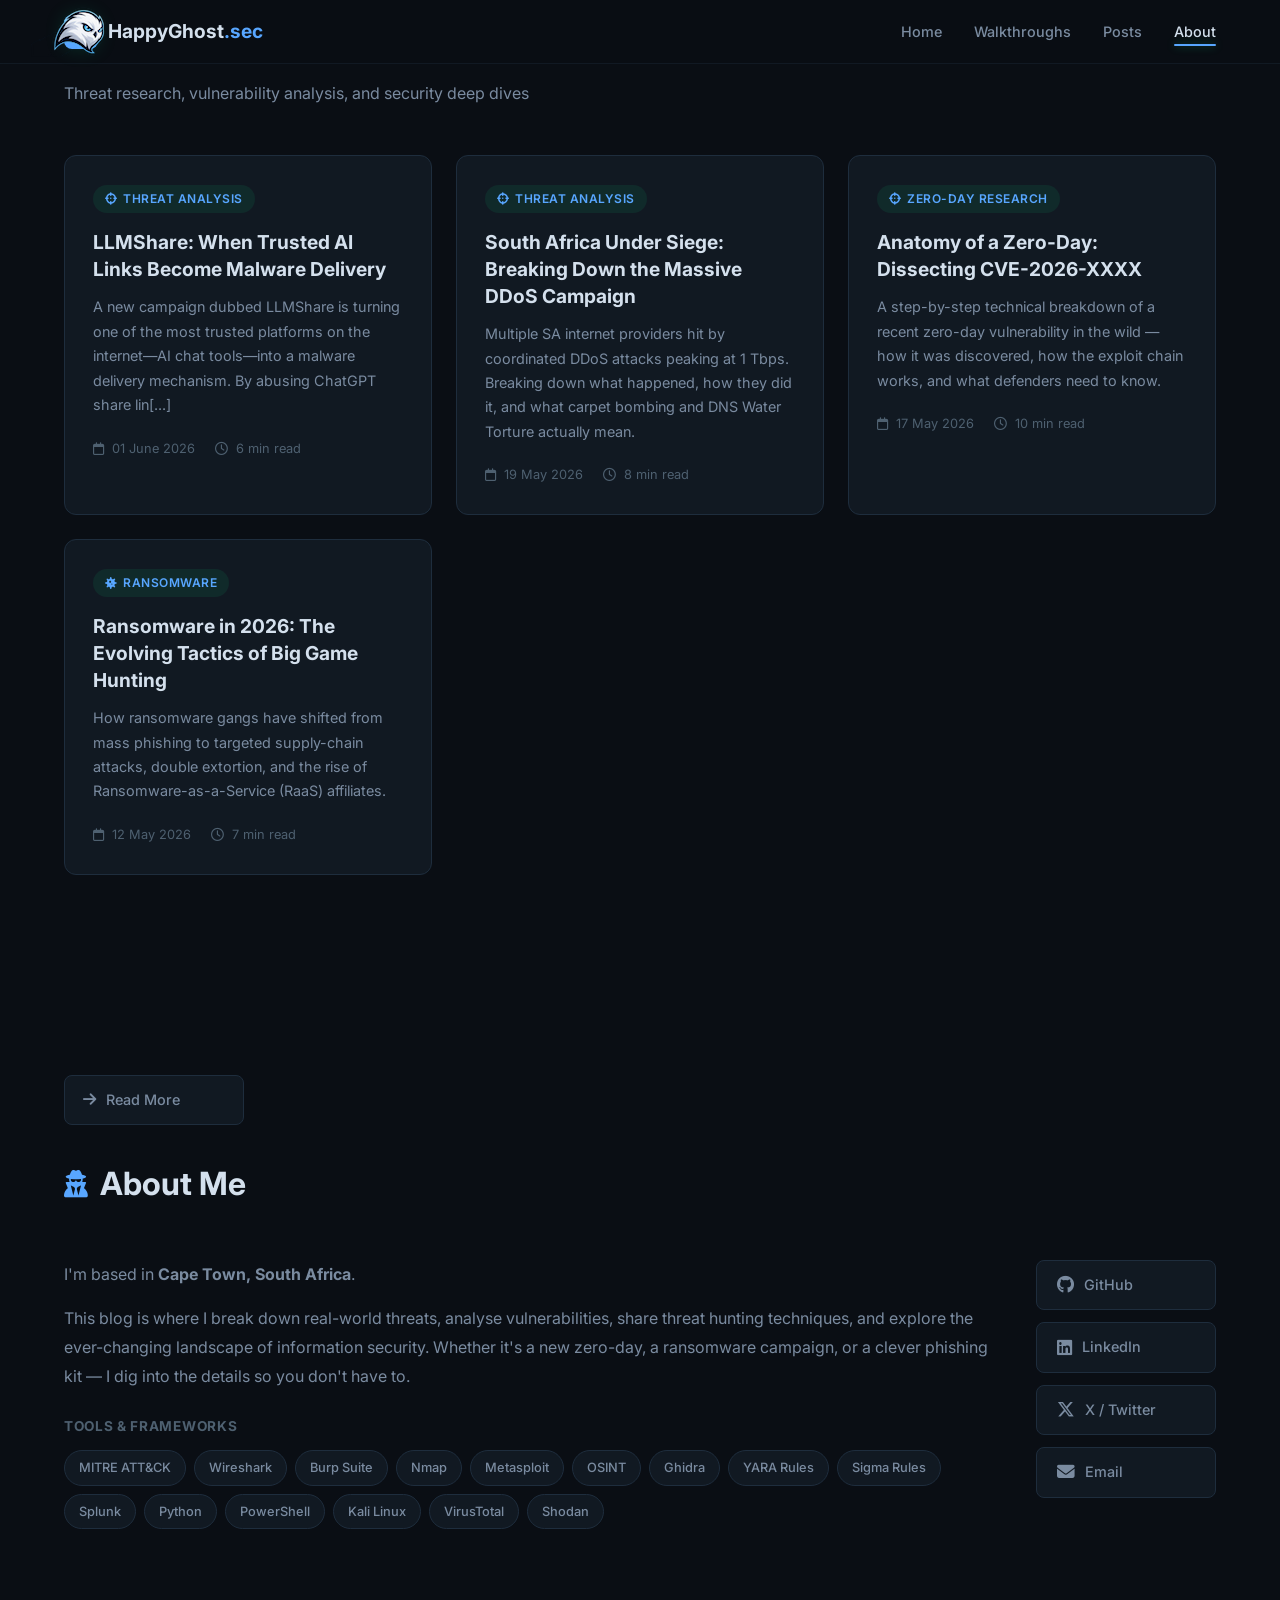
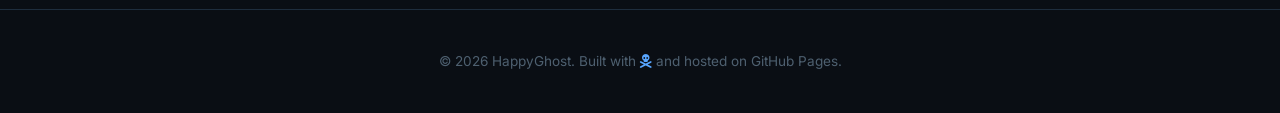
<file: index.html>
<!DOCTYPE html>
<html lang="en">
<head>
    <meta charset="UTF-8">
    <meta name="viewport" content="width=device-width, initial-scale=1.0">
    <title>Eugene Myburgh | Cybersecurity Blog</title>
    <link rel="preconnect" href="https://fonts.googleapis.com">
    <link href="https://fonts.googleapis.com/css2?family=Inter:wght@300;400;500;600;700;800&family=JetBrains+Mono:wght@400;500&display=swap" rel="stylesheet">
    <link rel="stylesheet" href="https://cdnjs.cloudflare.com/ajax/libs/font-awesome/6.5.1/css/all.min.css">
    <link rel="stylesheet" href="css/style.css">
</head>
<body>
    <!-- Navigation -->
    <nav class="navbar" id="navbar">
        <div class="nav-container">
            <a href="index.html" class="nav-logo">
                <span class="logo-icon"><img src="images/logo.png"></span>
                <span class="logo-text">HappyGhost<span class="accent">.sec</span></span>
            </a>
            <ul class="nav-links" id="nav-links">
                <li><a href="#home" class="active">Home</a></li>
                <li><a href="walkthroughs.html">Walkthroughs</a></li>
                <li><a href="posts.html">Posts</a></li>
                <li><a href="#about">About</a></li>
            </ul>
            <button class="nav-toggle" id="nav-toggle" aria-label="Toggle menu">
                <span></span><span></span><span></span>
            </button>
        </div>
    </nav>

    <!-- Blog Section -->
    <section class="section" id="blog">
        <div class="container">
            <div class="section-header">
                <p>Threat research, vulnerability analysis, and security deep dives</p>
            </div>
            <div class="blog-grid">
                  <!-- Blog Card 2 -->
                <article class="blog-card" onclick="window.location.href='posts/ChatGPT.html'">
                    <div class="card-tag"><i class="fas fa-crosshairs"></i> Threat Analysis</div>
                    <h3>LLMShare: When Trusted AI Links Become Malware Delivery</h3>
                    <p>A new campaign dubbed LLMShare is turning one of the most trusted platforms on the internet—AI chat tools—into a malware delivery mechanism. By abusing ChatGPT share lin[...]
                    <div class="card-meta">
                        <span><i class="far fa-calendar"></i> 01 June 2026</span>
                        <span><i class="far fa-clock"></i> 6 min read</span>
                    </div>
                </article>   
                
                
                <!-- Blog Card 2 -->
                <article class="blog-card" onclick="window.location.href='posts/sa-ddos-attacks.html'">
                    <div class="card-tag"><i class="fas fa-crosshairs"></i> Threat Analysis</div>
                    <h3>South Africa Under Siege: Breaking Down the Massive DDoS Campaign</h3>
                    <p>Multiple SA internet providers hit by coordinated DDoS attacks peaking 
                       at 1 Tbps. Breaking down what happened, how they did it, and what 
                       carpet bombing and DNS Water Torture actually mean.</p>
                    <div class="card-meta">
                        <span><i class="far fa-calendar"></i> 19 May 2026</span>
                        <span><i class="far fa-clock"></i> 8 min read</span>
                    </div>
                </article>
                 
                <!-- Blog Card 3 -->
                <article class="blog-card" onclick="window.location.href='posts/zero-day-analysis.html'">
                    <div class="card-tag"><i class="fas fa-crosshairs"></i> Zero-Day Research</div>
                    <h3>Anatomy of a Zero-Day: Dissecting CVE-2026-XXXX</h3>
                    <p>A step-by-step technical breakdown of a recent zero-day vulnerability in the wild — 
                       how it was discovered, how the exploit chain works, and what defenders need to know.</p>
                    <div class="card-meta">
                        <span><i class="far fa-calendar"></i> 17 May 2026</span>
                        <span><i class="far fa-clock"></i> 10 min read</span>
                    </div>
                </article>

                <!-- Blog Card 4 -->
                <article class="blog-card">
                    <div class="card-tag"><i class="fas fa-virus"></i> Ransomware</div>
                    <h3>Ransomware in 2026: The Evolving Tactics of Big Game Hunting</h3>
                    <p>How ransomware gangs have shifted from mass phishing to targeted supply-chain attacks, 
                       double extortion, and the rise of Ransomware-as-a-Service (RaaS) affiliates.</p>
                    <div class="card-meta">
                        <span><i class="far fa-calendar"></i> 12 May 2026</span>
                        <span><i class="far fa-clock"></i> 7 min read</span>
                    </div>
                </article>
            </div>
        </div>
    </section>

    <!-- About Section -->
    <section class="section" id="about">
        <div class="container">
            <div class="more-posts more-posts-about">
                <a href="posts.html" class="social-link more-posts-btn">
                    <i class="fa-solid fa-arrow-right"></i>
                    Read More
                </a>
            </div>
            <div class="section-header">
                <h2><i class="fas fa-user-secret"></i> About Me</h2>
            </div>
            <div class="about-content">
                <div class="about-text">
                    <p>I'm based in <strong>Cape Town, South Africa</strong>.
                    <p>This blog is where I break down real-world threats, analyse vulnerabilities, 
                       share threat hunting techniques, and explore the ever-changing landscape of 
                       information security. Whether it's a new zero-day, a ransomware campaign, or 
                       a clever phishing kit — I dig into the details so you don't have to.</p>
                    <div class="tech-stack">
                        <h4>Tools &amp; Frameworks</h4>
                        <div class="tech-tags">
                            <span class="tech-tag">MITRE ATT&CK</span>
                            <span class="tech-tag">Wireshark</span>
                            <span class="tech-tag">Burp Suite</span>
                            <span class="tech-tag">Nmap</span>
                            <span class="tech-tag">Metasploit</span>
                            <span class="tech-tag">OSINT</span>
                            <span class="tech-tag">Ghidra</span>
                            <span class="tech-tag">YARA Rules</span>
                            <span class="tech-tag">Sigma Rules</span>
                            <span class="tech-tag">Splunk</span>
                            <span class="tech-tag">Python</span>
                            <span class="tech-tag">PowerShell</span>
                            <span class="tech-tag">Kali Linux</span>
                            <span class="tech-tag">VirusTotal</span>
                            <span class="tech-tag">Shodan</span>
                        </div>
                    </div>
                </div>
                <div class="about-links">
                    <a href="https://github.com" target="_blank" class="social-link">
                        <i class="fab fa-github"></i> GitHub
                    </a>
                    <a href="https://linkedin.com" target="_blank" class="social-link">
                        <i class="fab fa-linkedin"></i> LinkedIn
                    </a>
                    <a href="https://twitter.com" target="_blank" class="social-link">
                        <i class="fab fa-x-twitter"></i> X / Twitter
                    </a>
                    <a href="mailto:eugene@example.com" class="social-link">
                        <i class="fas fa-envelope"></i> Email
                    </a>
                </div>
            </div>
        </div>
    </section>

    <!-- Footer -->
    <footer class="footer">
        <div class="container">
            <div class="footer-content">
                <p>&copy; 2026 HappyGhost. Built with <i class="fas fa-skull-crossbones accent"></i> and hosted on GitHub Pages.</p>
            </div>
        </div>
    </footer>

    <script src="js/script.js"></script>
</body>
</html>
</file>
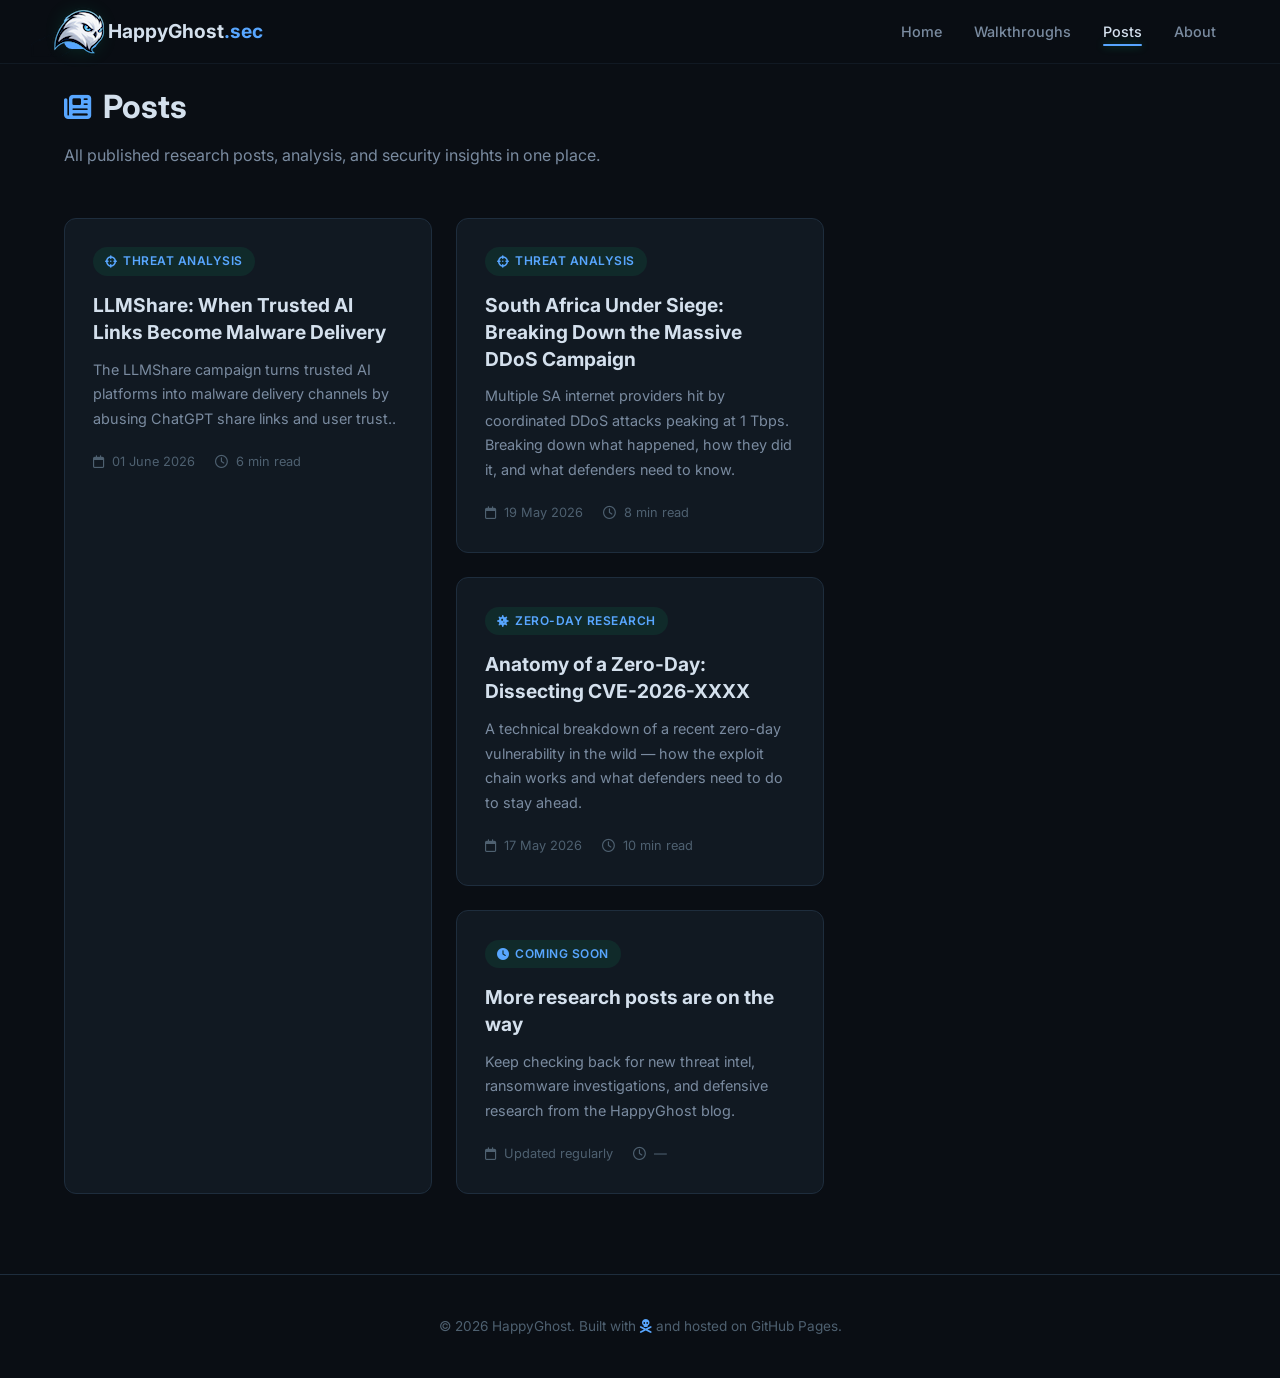
<file: posts.html>
<!DOCTYPE html>
<html lang="en">
<head>
    <meta charset="UTF-8">
    <meta name="viewport" content="width=device-width, initial-scale=1.0">
    <title>Posts | HappyGhost.sec</title>
    <link rel="preconnect" href="https://fonts.googleapis.com">
    <link href="https://fonts.googleapis.com/css2?family=Inter:wght@300;400;500;600;700;800&family=JetBrains+Mono:wght@400;500&display=swap" rel="stylesheet">
    <link rel="stylesheet" href="https://cdnjs.cloudflare.com/ajax/libs/font-awesome/6.5.1/css/all.min.css">
    <link rel="stylesheet" href="css/style.css">
</head>
<body>
    <!-- Navigation -->
    <nav class="navbar" id="navbar">
        <div class="nav-container">
            <a href="index.html" class="nav-logo">
                <span class="logo-icon"><img src="images/logo.png" alt="HappyGhost logo"></span>
                <span class="logo-text">HappyGhost<span class="accent">.sec</span></span>
            </a>
            <ul class="nav-links" id="nav-links">
                <li><a href="index.html">Home</a></li>
                <li><a href="walkthroughs.html">Walkthroughs</a></li>
                <li><a href="posts.html" class="active">Posts</a></li>
                <li><a href="index.html#about">About</a></li>
            </ul>
            <button class="nav-toggle" id="nav-toggle" aria-label="Toggle menu">
                <span></span><span></span><span></span>
            </button>
        </div>
    </nav>

    <!-- Posts Page -->
    <section class="section">
        <div class="container">
            <div class="section-header">
                <h2><i class="fas fa-newspaper"></i> Posts</h2>
                <p>All published research posts, analysis, and security insights in one place.</p>
            </div>

             <div class="blog-grid">
                <article class="blog-card" onclick="window.location.href='posts/ChatGPT.html'">
                    <div class="card-tag"><i class="fas fa-crosshairs"></i> Threat Analysis</div>
                    <h3>LLMShare: When Trusted AI Links Become Malware Delivery</h3>
                    <p>The LLMShare campaign turns trusted AI platforms into malware delivery channels by abusing ChatGPT share links and user trust..</p>
                    <div class="card-meta">
                        <span><i class="far fa-calendar"></i> 01 June 2026</span>
                        <span><i class="far fa-clock"></i> 6 min read</span>
                    </div>
                </article>

            <div class="blog-grid">
                <article class="blog-card" onclick="window.location.href='posts/sa-ddos-attacks.html'">
                    <div class="card-tag"><i class="fas fa-crosshairs"></i> Threat Analysis</div>
                    <h3>South Africa Under Siege: Breaking Down the Massive DDoS Campaign</h3>
                    <p>Multiple SA internet providers hit by coordinated DDoS attacks peaking at 1 Tbps. Breaking down what happened, how they did it, and what defenders need to know.</p>
                    <div class="card-meta">
                        <span><i class="far fa-calendar"></i> 19 May 2026</span>
                        <span><i class="far fa-clock"></i> 8 min read</span>
                    </div>
                </article>

                <article class="blog-card" onclick="window.location.href='posts/zero-day-analysis.html'">
                    <div class="card-tag"><i class="fas fa-virus"></i> Zero-Day Research</div>
                    <h3>Anatomy of a Zero-Day: Dissecting CVE-2026-XXXX</h3>
                    <p>A technical breakdown of a recent zero-day vulnerability in the wild — how the exploit chain works and what defenders need to do to stay ahead.</p>
                    <div class="card-meta">
                        <span><i class="far fa-calendar"></i> 17 May 2026</span>
                        <span><i class="far fa-clock"></i> 10 min read</span>
                    </div>
                </article>

                <article class="blog-card">
                    <div class="card-tag"><i class="fas fa-clock"></i> Coming Soon</div>
                    <h3>More research posts are on the way</h3>
                    <p>Keep checking back for new threat intel, ransomware investigations, and defensive research from the HappyGhost blog.</p>
                    <div class="card-meta">
                        <span><i class="far fa-calendar"></i> Updated regularly</span>
                        <span><i class="far fa-clock"></i> —</span>
                    </div>
                </article>
            </div>
        </div>
    </section>

    <!-- Footer -->
    <footer class="footer">
        <div class="container">
            <div class="footer-content">
                <p>&copy; 2026 HappyGhost. Built with <i class="fas fa-skull-crossbones accent"></i> and hosted on GitHub Pages.</p>
            </div>
        </div>
    </footer>

    <script src="js/script.js"></script>
</body>
</html>
</file>
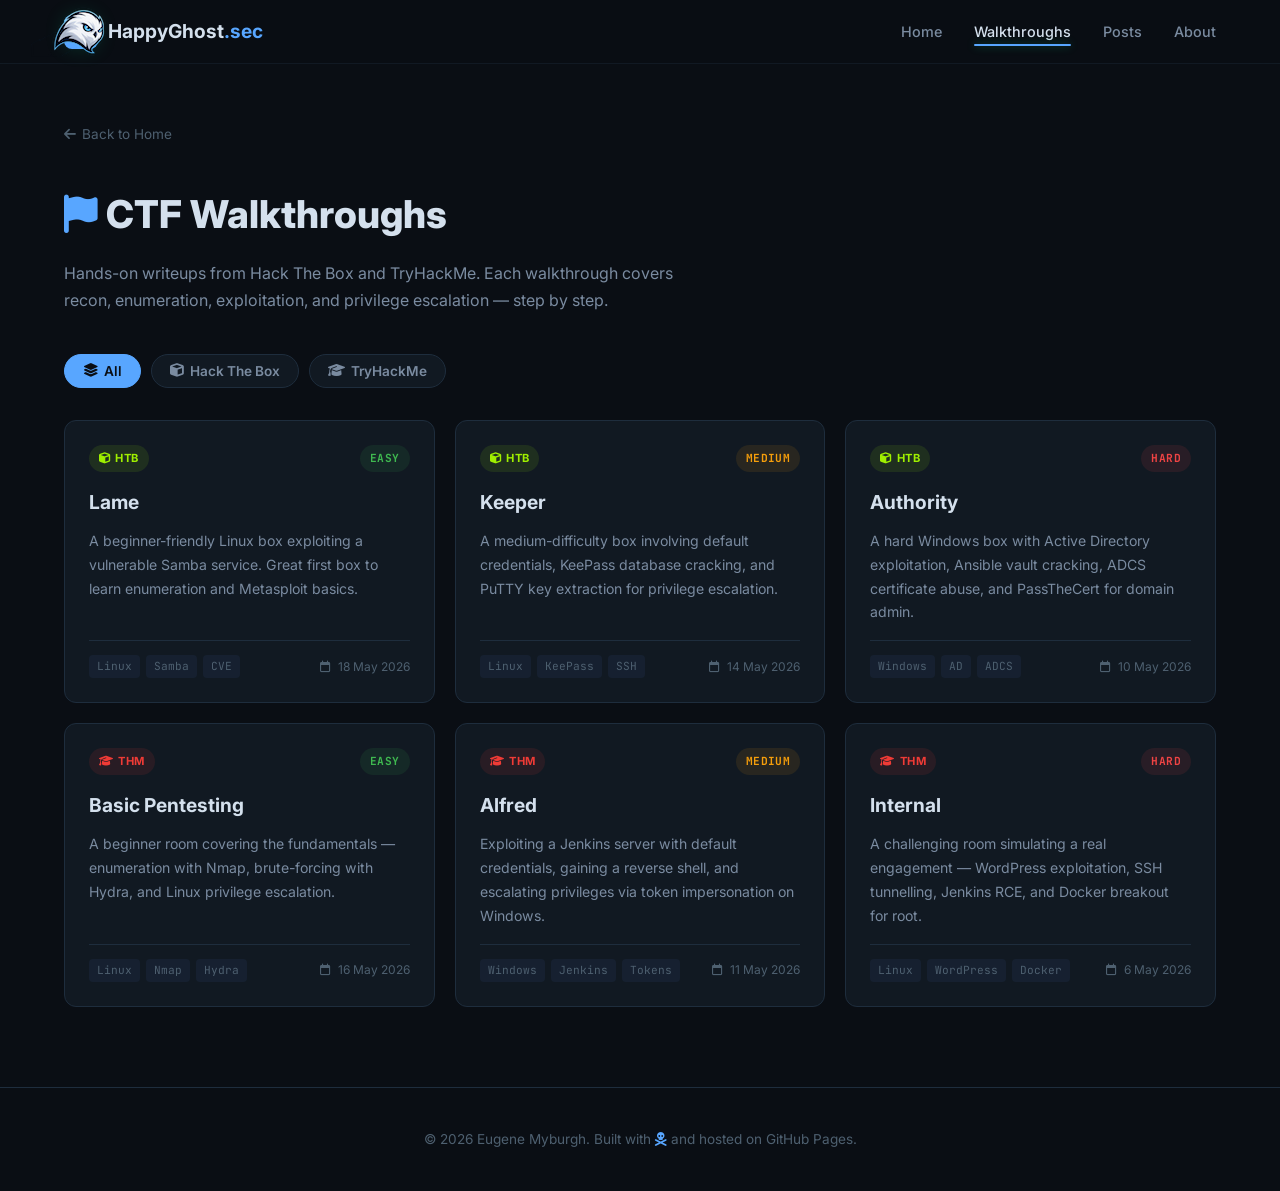
<file: walkthroughs.html>
<!DOCTYPE html>
<html lang="en">
<head>
    <meta charset="UTF-8">
    <meta name="viewport" content="width=device-width, initial-scale=1.0">
    <title>CTF Walkthroughs | HappyGhost.sec</title>
    <link rel="preconnect" href="https://fonts.googleapis.com">
    <link href="https://fonts.googleapis.com/css2?family=Inter:wght@300;400;500;600;700;800&family=JetBrains+Mono:wght@400;500&display=swap" rel="stylesheet">
    <link rel="stylesheet" href="https://cdnjs.cloudflare.com/ajax/libs/font-awesome/6.5.1/css/all.min.css">
    <link rel="stylesheet" href="css/style.css">
</head>
<body>
    <!-- Navigation -->
    <nav class="navbar" id="navbar">
        <div class="nav-container">
            <a href="index.html" class="nav-logo">
                <span class="logo-icon"><img src="images/logo.png" alt="HappyGhost logo"></span>
                <span class="logo-text">HappyGhost<span class="accent">.sec</span></span>
            </a>
            <ul class="nav-links" id="nav-links">
                <li><a href="index.html">Home</a></li>
                <li><a href="walkthroughs.html" class="active">Walkthroughs</a></li>
                <li><a href="posts.html">Posts</a></li>
                <li><a href="index.html#about">About</a></li>
            </ul>
            <button class="nav-toggle" id="nav-toggle" aria-label="Toggle menu">
                <span></span><span></span><span></span>
            </button>
        </div>
    </nav>

    <!-- Walkthroughs Page -->
    <section class="wt-page">
        <div class="container">
            <!-- Page Header -->
            <div class="wt-page-header">
                <a href="index.html#walkthroughs" class="back-link"><i class="fas fa-arrow-left"></i> Back to Home</a>
                <h1><i class="fas fa-flag accent"></i> CTF Walkthroughs</h1>
                <p>Hands-on writeups from Hack The Box and TryHackMe. Each walkthrough covers recon, 
                   enumeration, exploitation, and privilege escalation — step by step.</p>
            </div>

            <!-- Filter Buttons -->
            <div class="wt-filters">
                <button class="wt-filter active" data-filter="all">
                    <i class="fas fa-layer-group"></i> All
                </button>
                <button class="wt-filter" data-filter="htb">
                    <i class="fas fa-cube"></i> Hack The Box
                </button>
                <button class="wt-filter" data-filter="thm">
                    <i class="fas fa-graduation-cap"></i> TryHackMe
                </button>
            </div>

            <!-- Walkthrough Grid -->
            <div class="wt-grid" id="wt-grid">

                <!-- ============================================
                     HTB MACHINES
                     ============================================ -->

                <!-- HTB Card 1 -->
                <article class="wt-card" data-platform="htb" onclick="window.location.href='posts/walkthrough-template.html'">
                    <div class="wt-card-top">
                        <span class="wt-platform-tag htb-tag"><i class="fas fa-cube"></i> HTB</span>
                        <span class="wt-difficulty easy">Easy</span>
                    </div>
                    <h3>Lame</h3>
                    <p>A beginner-friendly Linux box exploiting a vulnerable Samba service. 
                       Great first box to learn enumeration and Metasploit basics.</p>
                    <div class="wt-card-footer">
                        <div class="wt-tags">
                            <span class="wt-mini-tag">Linux</span>
                            <span class="wt-mini-tag">Samba</span>
                            <span class="wt-mini-tag">CVE</span>
                        </div>
                        <span class="wt-date"><i class="far fa-calendar"></i> 18 May 2026</span>
                    </div>
                </article>

                <!-- HTB Card 2 -->
                <article class="wt-card" data-platform="htb" onclick="window.location.href='posts/htb-example-2.html'">
                    <div class="wt-card-top">
                        <span class="wt-platform-tag htb-tag"><i class="fas fa-cube"></i> HTB</span>
                        <span class="wt-difficulty medium">Medium</span>
                    </div>
                    <h3>Keeper</h3>
                    <p>A medium-difficulty box involving default credentials, KeePass database cracking, 
                       and PuTTY key extraction for privilege escalation.</p>
                    <div class="wt-card-footer">
                        <div class="wt-tags">
                            <span class="wt-mini-tag">Linux</span>
                            <span class="wt-mini-tag">KeePass</span>
                            <span class="wt-mini-tag">SSH</span>
                        </div>
                        <span class="wt-date"><i class="far fa-calendar"></i> 14 May 2026</span>
                    </div>
                </article>

                <!-- HTB Card 3 -->
                <article class="wt-card" data-platform="htb" onclick="window.location.href='posts/htb-example-3.html'">
                    <div class="wt-card-top">
                        <span class="wt-platform-tag htb-tag"><i class="fas fa-cube"></i> HTB</span>
                        <span class="wt-difficulty hard">Hard</span>
                    </div>
                    <h3>Authority</h3>
                    <p>A hard Windows box with Active Directory exploitation, Ansible vault cracking, 
                       ADCS certificate abuse, and PassTheCert for domain admin.</p>
                    <div class="wt-card-footer">
                        <div class="wt-tags">
                            <span class="wt-mini-tag">Windows</span>
                            <span class="wt-mini-tag">AD</span>
                            <span class="wt-mini-tag">ADCS</span>
                        </div>
                        <span class="wt-date"><i class="far fa-calendar"></i> 10 May 2026</span>
                    </div>
                </article>

                <!-- ============================================
                     THM ROOMS
                     ============================================ -->

                <!-- THM Card 1 -->
                <article class="wt-card" data-platform="thm" onclick="window.location.href='posts/thm-example-1.html'">
                    <div class="wt-card-top">
                        <span class="wt-platform-tag thm-tag"><i class="fas fa-graduation-cap"></i> THM</span>
                        <span class="wt-difficulty easy">Easy</span>
                    </div>
                    <h3>Basic Pentesting</h3>
                    <p>A beginner room covering the fundamentals — enumeration with Nmap, 
                       brute-forcing with Hydra, and Linux privilege escalation.</p>
                    <div class="wt-card-footer">
                        <div class="wt-tags">
                            <span class="wt-mini-tag">Linux</span>
                            <span class="wt-mini-tag">Nmap</span>
                            <span class="wt-mini-tag">Hydra</span>
                        </div>
                        <span class="wt-date"><i class="far fa-calendar"></i> 16 May 2026</span>
                    </div>
                </article>

                <!-- THM Card 2 -->
                <article class="wt-card" data-platform="thm" onclick="window.location.href='posts/thm-example-2.html'">
                    <div class="wt-card-top">
                        <span class="wt-platform-tag thm-tag"><i class="fas fa-graduation-cap"></i> THM</span>
                        <span class="wt-difficulty medium">Medium</span>
                    </div>
                    <h3>Alfred</h3>
                    <p>Exploiting a Jenkins server with default credentials, gaining a reverse shell, 
                       and escalating privileges via token impersonation on Windows.</p>
                    <div class="wt-card-footer">
                        <div class="wt-tags">
                            <span class="wt-mini-tag">Windows</span>
                            <span class="wt-mini-tag">Jenkins</span>
                            <span class="wt-mini-tag">Tokens</span>
                        </div>
                        <span class="wt-date"><i class="far fa-calendar"></i> 11 May 2026</span>
                    </div>
                </article>

                <!-- THM Card 3 -->
                <article class="wt-card" data-platform="thm" onclick="window.location.href='posts/thm-example-3.html'">
                    <div class="wt-card-top">
                        <span class="wt-platform-tag thm-tag"><i class="fas fa-graduation-cap"></i> THM</span>
                        <span class="wt-difficulty hard">Hard</span>
                    </div>
                    <h3>Internal</h3>
                    <p>A challenging room simulating a real engagement — WordPress exploitation, 
                       SSH tunnelling, Jenkins RCE, and Docker breakout for root.</p>
                    <div class="wt-card-footer">
                        <div class="wt-tags">
                            <span class="wt-mini-tag">Linux</span>
                            <span class="wt-mini-tag">WordPress</span>
                            <span class="wt-mini-tag">Docker</span>
                        </div>
                        <span class="wt-date"><i class="far fa-calendar"></i> 6 May 2026</span>
                    </div>
                </article>

            </div>
        </div>
    </section>

    <!-- Footer -->
    <footer class="footer">
        <div class="container">
            <div class="footer-content">
                <p>&copy; 2026 Eugene Myburgh. Built with <i class="fas fa-skull-crossbones accent"></i> and hosted on GitHub Pages.</p>
            </div>
        </div>
    </footer>

    <script src="js/script.js"></script>

    <!-- Walkthrough Filter Logic -->
    <script>
    document.addEventListener("DOMContentLoaded", () => {
        const filters = document.querySelectorAll(".wt-filter");
        const cards = document.querySelectorAll(".wt-card");

        // Check URL hash for pre-filter
        const hash = window.location.hash.replace("#", "");
        if (hash === "htb" || hash === "thm") {
            filterCards(hash);
            filters.forEach(f => {
                f.classList.remove("active");
                if (f.dataset.filter === hash) f.classList.add("active");
            });
        }

        filters.forEach(btn => {
            btn.addEventListener("click", () => {
                filters.forEach(f => f.classList.remove("active"));
                btn.classList.add("active");
                filterCards(btn.dataset.filter);
            });
        });

        function filterCards(filter) {
            cards.forEach(card => {
                if (filter === "all" || card.dataset.platform === filter) {
                    card.style.display = "";
                    card.style.animation = "fadeIn 0.3s ease";
                } else {
                    card.style.display = "none";
                }
            });
        }
    });
    </script>
</body>
</html>
</file>
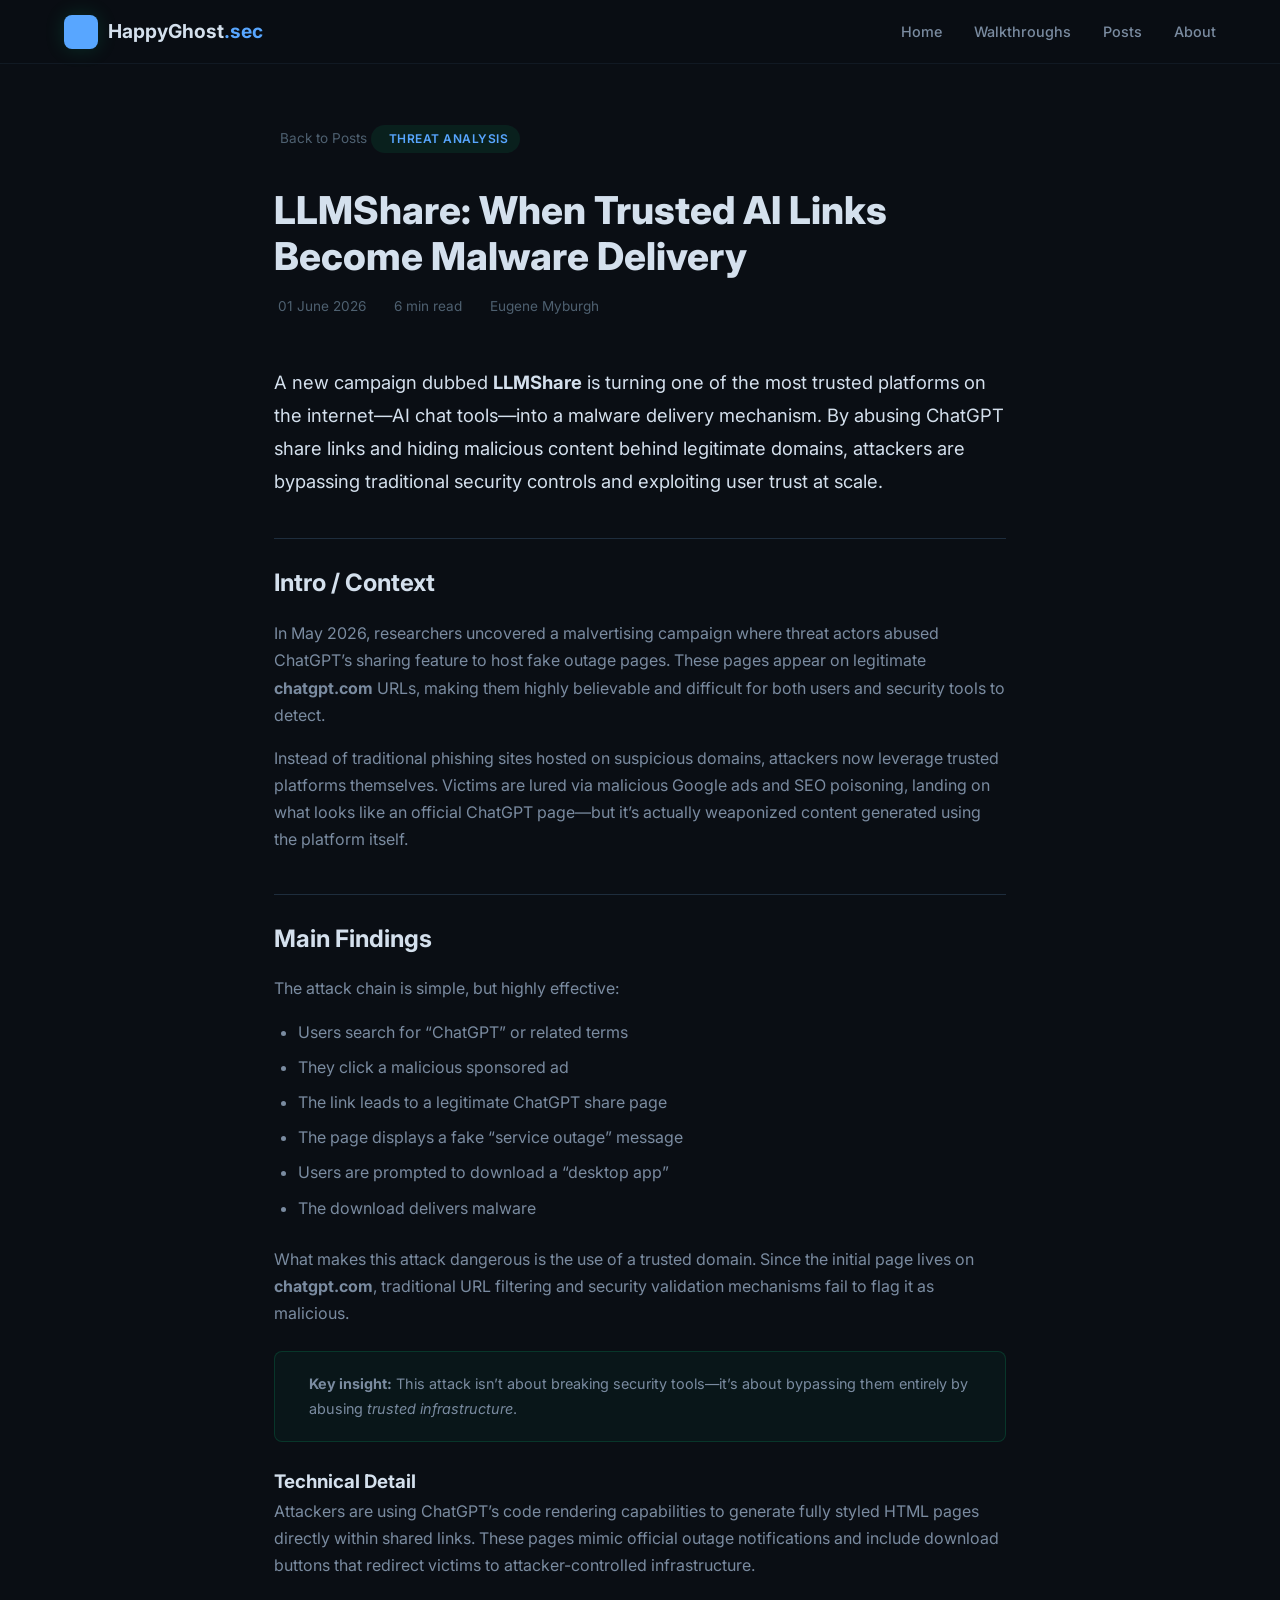
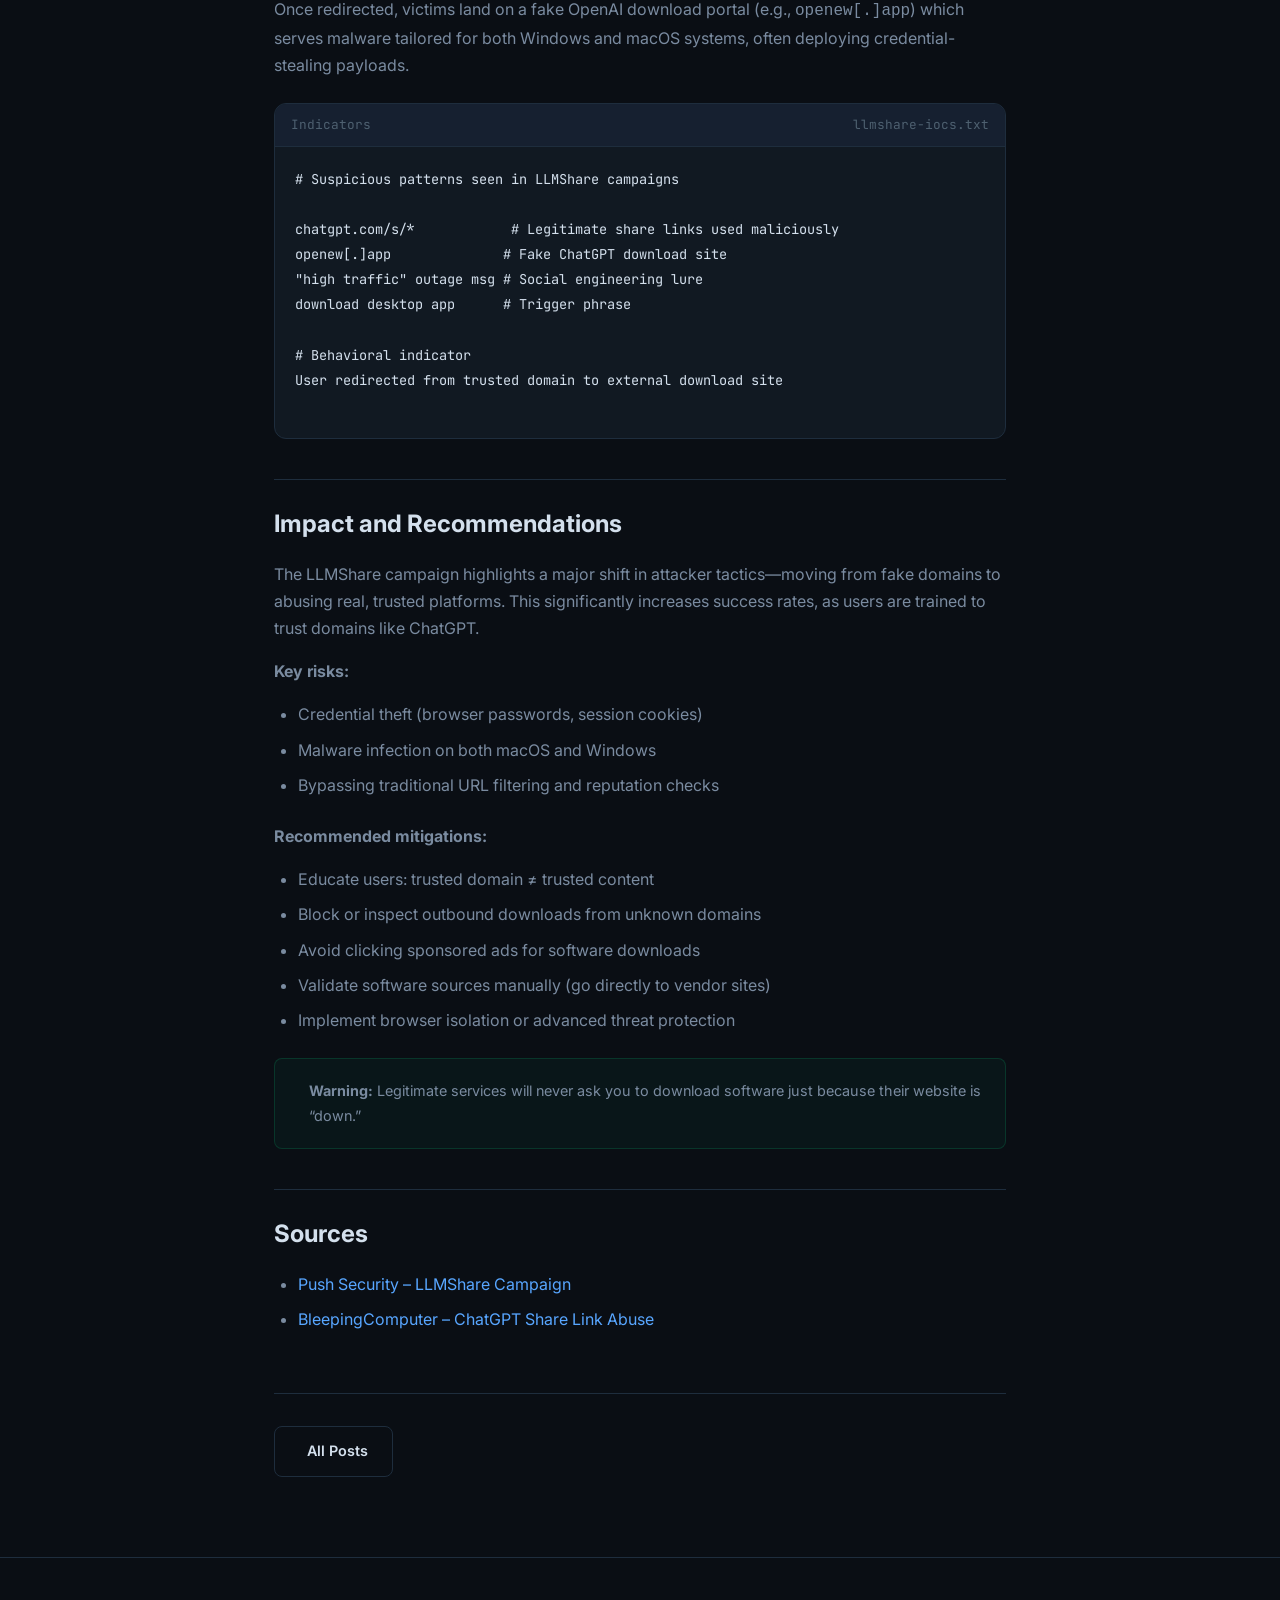
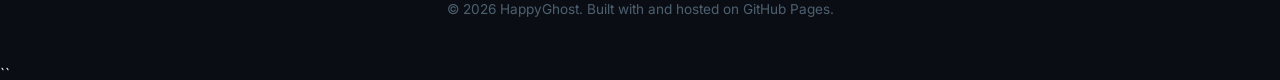
<file: posts/ChatGPT.html>
<!DOCTYPE html>
<html lang="en">
<head>
    <meta charset="UTF-8">
    <meta name="viewport" content="width=device-width, initial-scale=1.0">

    <!-- ✏️ CHANGE: Update this title for the new article -->
    <title>LLMShare: When Trusted AI Links Become Malware Delivery | HappyGhost.sec</title>

    <link rel="preconnect" href="https://fonts.googleapis.com">
    <link href="https://fonts.googleapis.com/css2?family=Inter:wght@300;400;500;600;700;800&family=JetBrains+Mono:wght@400;500&display=swap" rel="stylesheet">
    <link rel="stylesheet" href="../css/style.css">
</head>
<body>
    <!-- Navigation (Leave as-is unless you want to change navigation links) -->
    <nav class="navbar" id="navbar">
        <div class="nav-container">
            <a href="../index.html" class="nav-logo">
                <span class="logo-icon"><i class="fas fa-shield-halved"></i></span>
                <span class="logo-text">HappyGhost<span class="accent">.sec</span></span>
            </a>
            <ul class="nav-links" id="nav-links">
                <li><a href="../index.html">Home</a></li>
                <li><a href="../walkthroughs.html">Walkthroughs</a></li>
                <li><a href="../posts.html">Posts</a></li>
                <li><a href="../index.html#about">About</a></li>
            </ul>
            <button class="nav-toggle" id="nav-toggle" aria-label="Toggle menu">
                <span></span><span></span><span></span>
            </button>
        </div>
    </nav>

    <!-- Post Content -->
    <article class="post-page">
        <div class="container">
            <div class="post-header">
                <a href="../posts.html" class="back-link"><i class="fas fa-arrow-left"></i> Back to Posts</a>

                <div class="card-tag"><i class="fas fa-crosshairs"></i> Threat Analysis</div>

                <h1>LLMShare: When Trusted AI Links Become Malware Delivery</h1>

                <div class="post-meta">
                    <span><i class="far fa-calendar"></i> 01 June 2026</span>
                    <span><i class="far fa-clock"></i> 6 min read</span>
                    <span><i class="far fa-user"></i> Eugene Myburgh</span>
                </div>
            </div>

            <div class="post-body">
                <p class="lead">
                    A new campaign dubbed <strong>LLMShare</strong> is turning one of the most trusted platforms on the internet—AI chat tools—into a malware delivery mechanism. By abusing ChatGPT share links and hiding malicious content behind legitimate domains, attackers are bypassing traditional security controls and exploiting user trust at scale.
                </p>

                <h2>Intro / Context</h2>
                <p>
                    In May 2026, researchers uncovered a malvertising campaign where threat actors abused ChatGPT’s sharing feature to host fake outage pages. These pages appear on legitimate <strong>chatgpt.com</strong> URLs, making them highly believable and difficult for both users and security tools to detect.
                </p>

                <p>
                    Instead of traditional phishing sites hosted on suspicious domains, attackers now leverage trusted platforms themselves. Victims are lured via malicious Google ads and SEO poisoning, landing on what looks like an official ChatGPT page—but it’s actually weaponized content generated using the platform itself.
                </p>

                <h2>Main Findings</h2>
                <p>
                    The attack chain is simple, but highly effective:
                </p>

                <ul>
                    <li>Users search for “ChatGPT” or related terms</li>
                    <li>They click a malicious sponsored ad</li>
                    <li>The link leads to a legitimate ChatGPT share page</li>
                    <li>The page displays a fake “service outage” message</li>
                    <li>Users are prompted to download a “desktop app”</li>
                    <li>The download delivers malware</li>
                </ul>

                <p>
                    What makes this attack dangerous is the use of a trusted domain. Since the initial page lives on <strong>chatgpt.com</strong>, traditional URL filtering and security validation mechanisms fail to flag it as malicious.
                </p>

                <div class="callout">
                    <i class="fas fa-lightbulb"></i>
                    <div>
                        <strong>Key insight:</strong> This attack isn’t about breaking security tools—it’s about bypassing them entirely by abusing <em>trusted infrastructure</em>.
                    </div>
                </div>

                <h3>Technical Detail</h3>
                <p>
                    Attackers are using ChatGPT’s code rendering capabilities to generate fully styled HTML pages directly within shared links. These pages mimic official outage notifications and include download buttons that redirect victims to attacker-controlled infrastructure.
                </p>

                <p>
                    Once redirected, victims land on a fake OpenAI download portal (e.g., <code>openew[.]app</code>) which serves malware tailored for both Windows and macOS systems, often deploying credential-stealing payloads.
                </p>

                <div class="code-block">
                    <div class="code-header">
                        <span><i class="fas fa-code"></i> Indicators</span>
                        <span>llmshare-iocs.txt</span>
                    </div>
                    <pre><code># Suspicious patterns seen in LLMShare campaigns

chatgpt.com/s/*            # Legitimate share links used maliciously
openew[.]app              # Fake ChatGPT download site
"high traffic" outage msg # Social engineering lure
download desktop app      # Trigger phrase

# Behavioral indicator
User redirected from trusted domain to external download site
                    </code></pre>
                </div>

                <h2>Impact and Recommendations</h2>
                <p>
                    The LLMShare campaign highlights a major shift in attacker tactics—moving from fake domains to abusing real, trusted platforms. This significantly increases success rates, as users are trained to trust domains like ChatGPT.
                </p>

                <p><strong>Key risks:</strong></p>
                <ul>
                    <li>Credential theft (browser passwords, session cookies)</li>
                    <li>Malware infection on both macOS and Windows</li>
                    <li>Bypassing traditional URL filtering and reputation checks</li>
                </ul>

                <p><strong>Recommended mitigations:</strong></p>
                <ul>
                    <li>Educate users: trusted domain ≠ trusted content</li>
                    <li>Block or inspect outbound downloads from unknown domains</li>
                    <li>Avoid clicking sponsored ads for software downloads</li>
                    <li>Validate software sources manually (go directly to vendor sites)</li>
                    <li>Implement browser isolation or advanced threat protection</li>
                </ul>

                <div class="callout">
                    <i class="fas fa-exclamation-triangle"></i>
                    <div>
                        <strong>Warning:</strong> Legitimate services will never ask you to download software just because their website is “down.”
                    </div>
                </div>

                <h2>Sources</h2>
                <ul>
                    <li><a href="https://pushsecurity.com/blog/llmshare-malvertising-campaign" target="_blank">Push Security – LLMShare Campaign</a></li>
                    <li><a href="https://www.bleepingcomputer.com/news/security/chatgpt-share-links-abused-to-host-fake-outage-pages-to-deliver-malware/" target="_blank">BleepingComputer – ChatGPT Share Link Abuse</a></li>
                </ul>
            </div>

            <div class="post-footer-nav">
                <a href="../posts.html" class="btn btn-outline"><i class="fas fa-arrow-left"></i> All Posts</a>
            </div>
        </div>
    </article>

    <!-- Footer -->
    <footer class="footer">
        <div class="container">
            <div class="footer-content">
                <p>&copy; 2026 HappyGhost. Built with <i class="fas fa-skull-crossbones accent"></i> and hosted on GitHub Pages.</p>
            </div>
        </div>
    </footer>

    <script src="../js/script.js"></script>
</body>
</html>
``
</file>
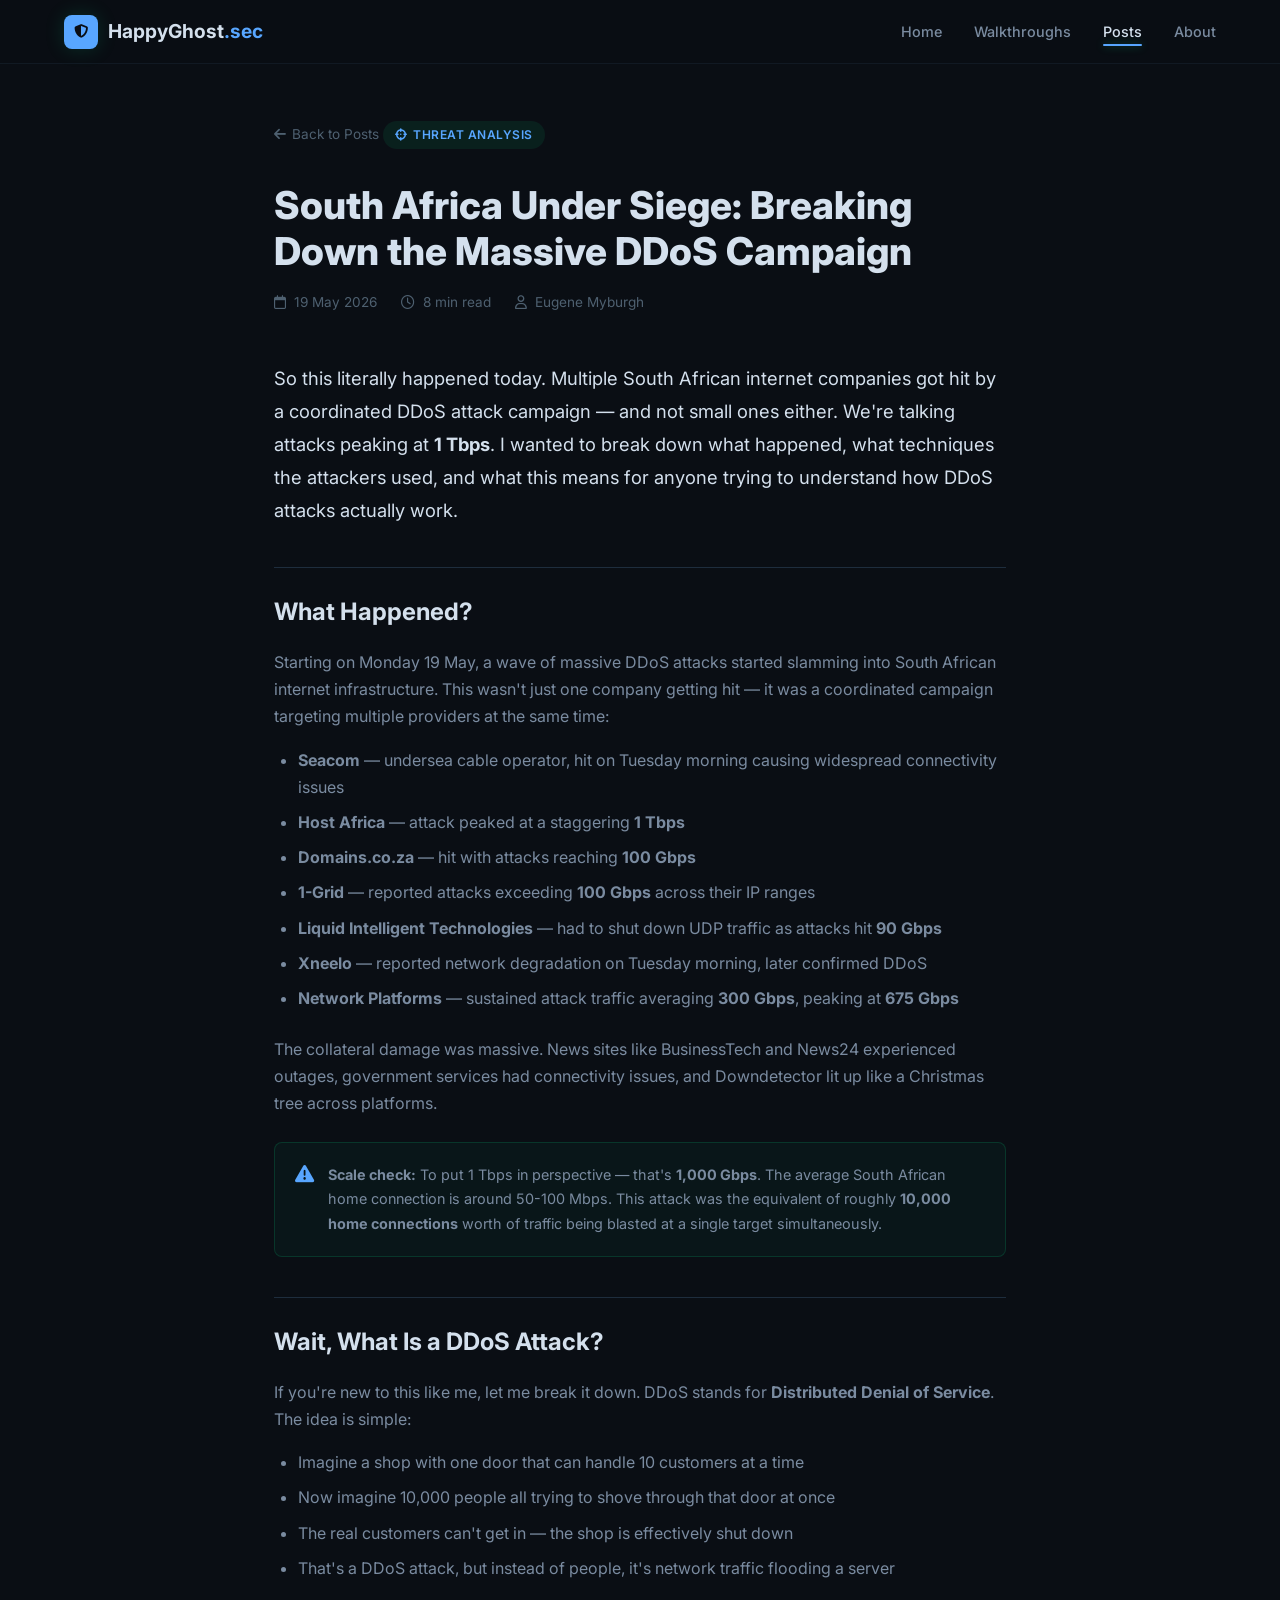
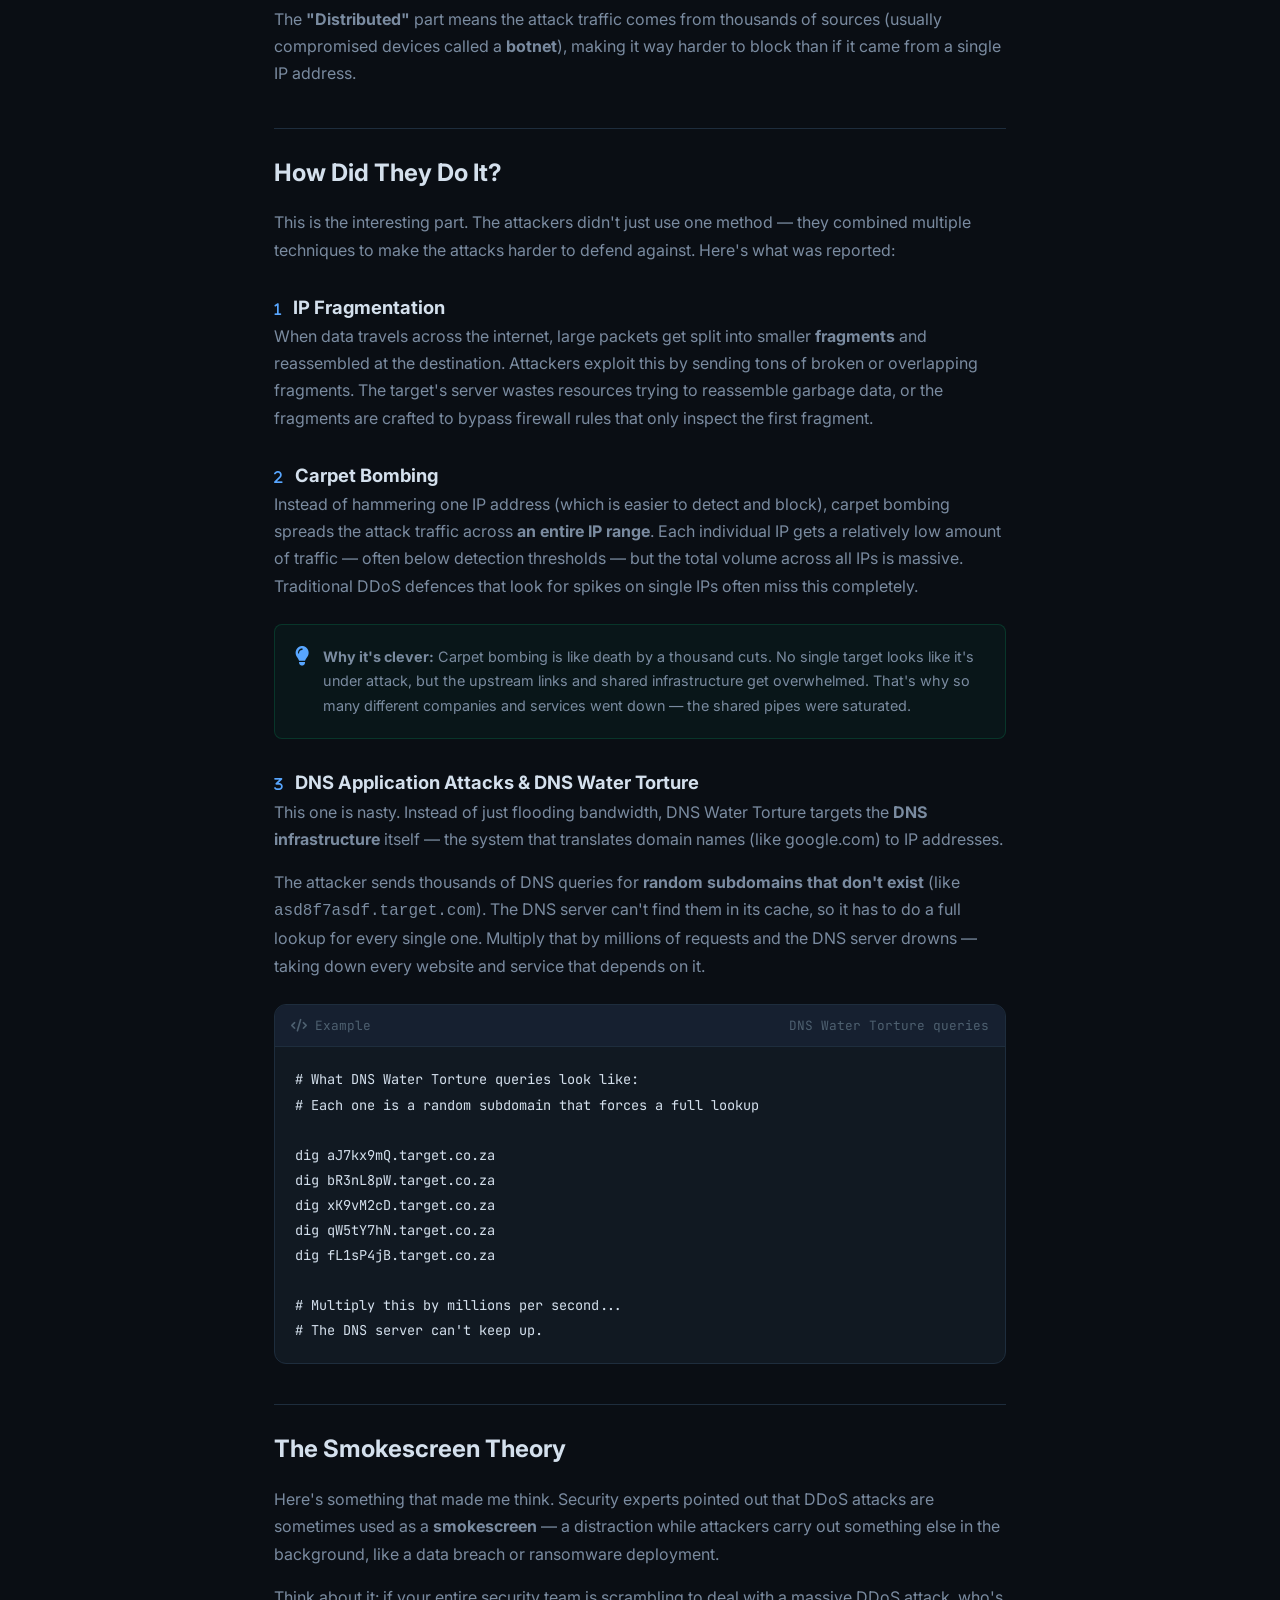
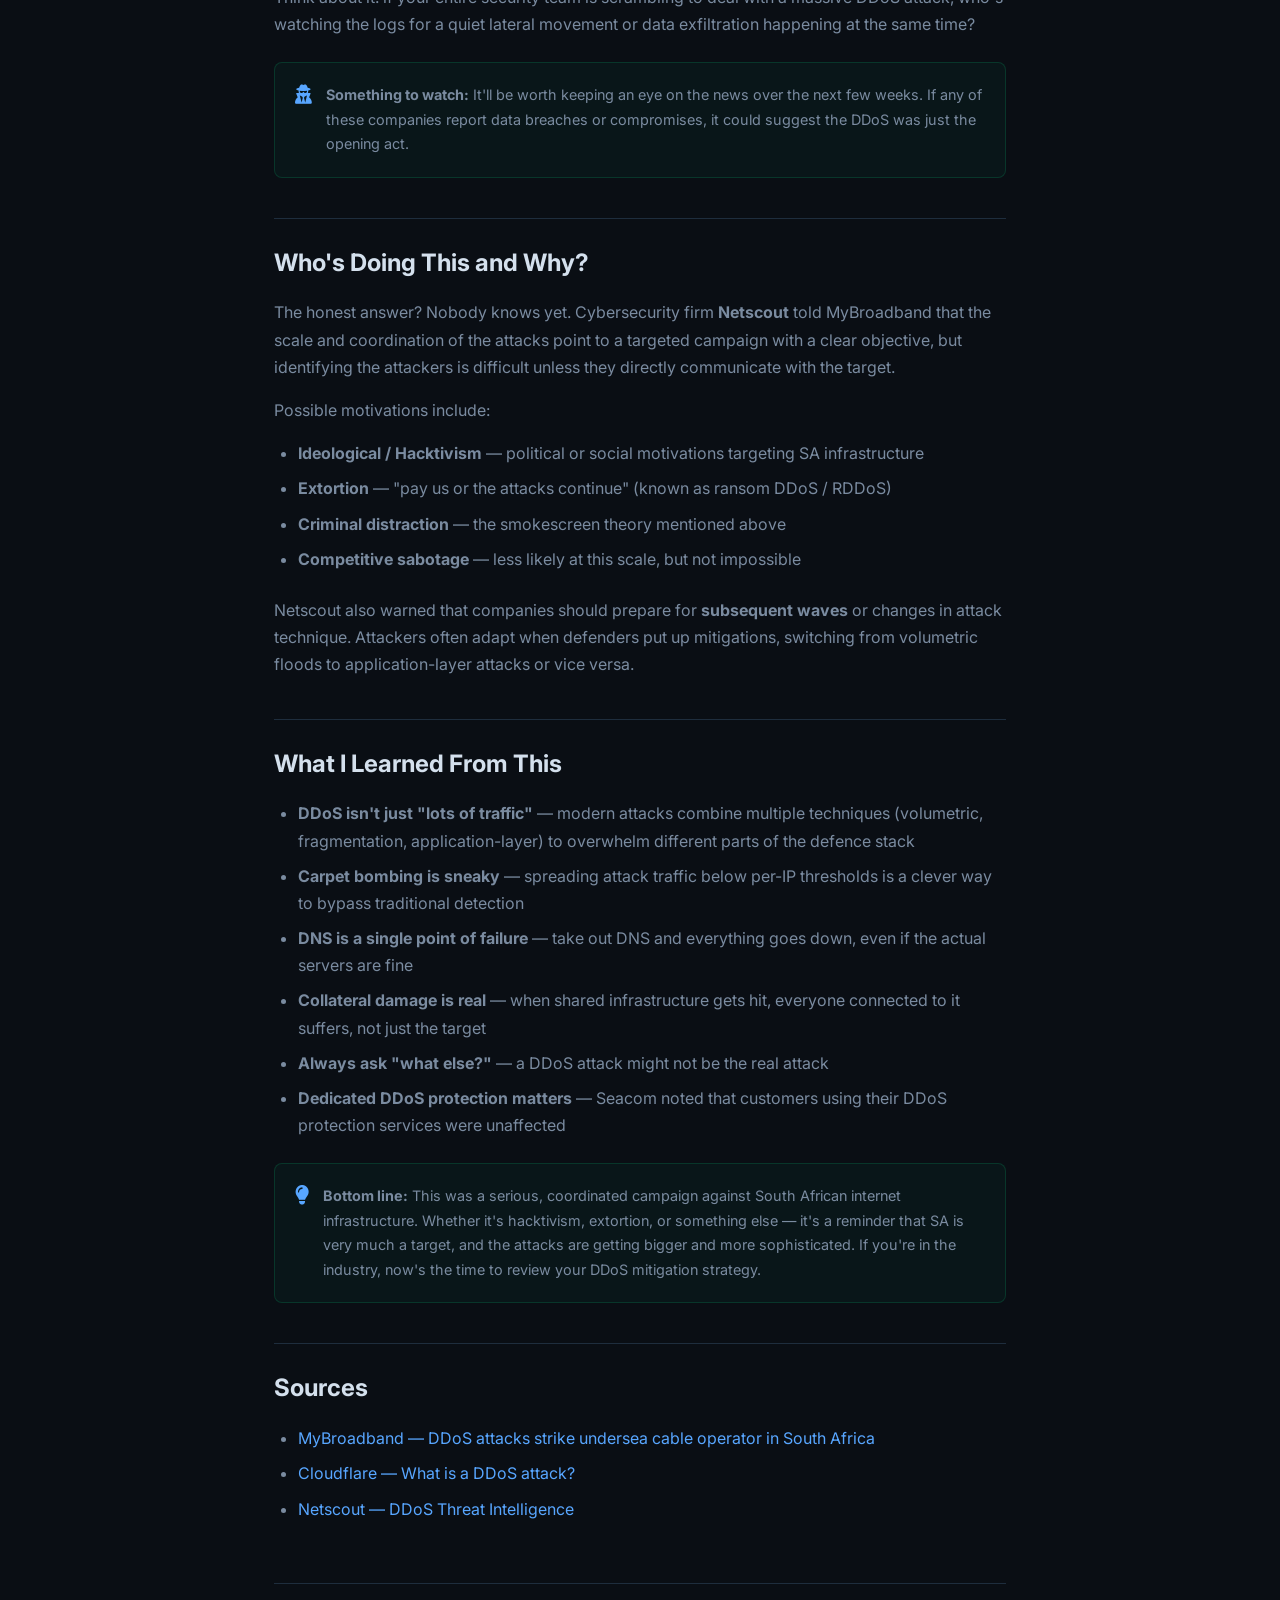
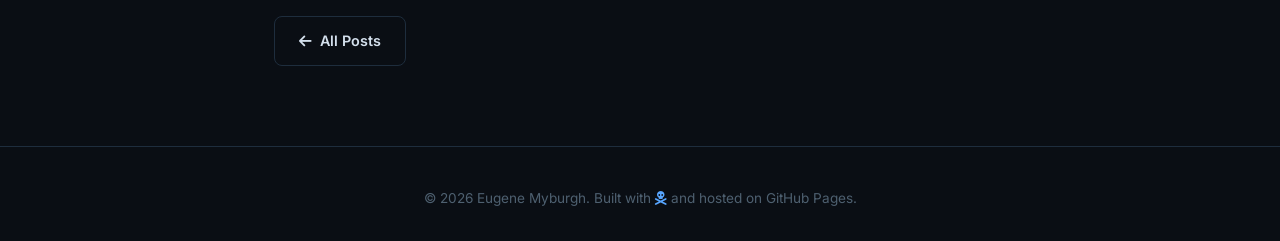
<file: posts/sa-ddos-attacks.html>
<!DOCTYPE html>
<html lang="en">
<head>
    <meta charset="UTF-8">
    <meta name="viewport" content="width=device-width, initial-scale=1.0">
    <title>South Africa Under Siege: Breaking Down the DDoS Campaign | HappyGhost.sec</title>
    <link rel="preconnect" href="https://fonts.googleapis.com">
    <link href="https://fonts.googleapis.com/css2?family=Inter:wght@300;400;500;600;700;800&family=JetBrains+Mono:wght@400;500&display=swap" rel="stylesheet">
    <link rel="stylesheet" href="https://cdnjs.cloudflare.com/ajax/libs/font-awesome/6.5.1/css/all.min.css">
    <link rel="stylesheet" href="../css/style.css">
</head>
<body>
    <!-- Navigation -->
    <nav class="navbar" id="navbar">
        <div class="nav-container">
            <a href="../index.html" class="nav-logo">
                <span class="logo-icon"><i class="fas fa-shield-halved"></i></span>
                <span class="logo-text">HappyGhost<span class="accent">.sec</span></span>
            </a>
            <ul class="nav-links" id="nav-links">
                <li><a href="../index.html">Home</a></li>
                <li><a href="../walkthroughs.html">Walkthroughs</a></li>
                <li><a href="../posts.html" class="active">Posts</a></li>
                <li><a href="../index.html#about">About</a></li>
            </ul>
            <button class="nav-toggle" id="nav-toggle" aria-label="Toggle menu">
                <span></span><span></span><span></span>
            </button>
        </div>
    </nav>

    <!-- Post Content -->
    <article class="post-page">
        <div class="container">
            <div class="post-header">
                <a href="../posts.html" class="back-link"><i class="fas fa-arrow-left"></i> Back to Posts</a>
                <div class="card-tag"><i class="fas fa-crosshairs"></i> Threat Analysis</div>
                <h1>South Africa Under Siege: Breaking Down the Massive DDoS Campaign</h1>
                <div class="post-meta">
                    <span><i class="far fa-calendar"></i> 19 May 2026</span>
                    <span><i class="far fa-clock"></i> 8 min read</span>
                    <span><i class="far fa-user"></i> Eugene Myburgh</span>
                </div>
            </div>

            <div class="post-body">

                <p class="lead">So this literally happened today. Multiple South African internet 
                   companies got hit by a coordinated DDoS attack campaign &mdash; and not small ones 
                   either. We're talking attacks peaking at <strong>1 Tbps</strong>. I wanted to break 
                   down what happened, what techniques the attackers used, and what this means for 
                   anyone trying to understand how DDoS attacks actually work.</p>

                <h2>What Happened?</h2>

                <p>Starting on Monday 19 May, a wave of massive DDoS attacks started slamming into 
                   South African internet infrastructure. This wasn't just one company getting hit &mdash; 
                   it was a coordinated campaign targeting multiple providers at the same time:</p>

                <ul>
                    <li><strong>Seacom</strong> &mdash; undersea cable operator, hit on Tuesday morning causing widespread connectivity issues</li>
                    <li><strong>Host Africa</strong> &mdash; attack peaked at a staggering <strong>1 Tbps</strong></li>
                    <li><strong>Domains.co.za</strong> &mdash; hit with attacks reaching <strong>100 Gbps</strong></li>
                    <li><strong>1-Grid</strong> &mdash; reported attacks exceeding <strong>100 Gbps</strong> across their IP ranges</li>
                    <li><strong>Liquid Intelligent Technologies</strong> &mdash; had to shut down UDP traffic as attacks hit <strong>90 Gbps</strong></li>
                    <li><strong>Xneelo</strong> &mdash; reported network degradation on Tuesday morning, later confirmed DDoS</li>
                    <li><strong>Network Platforms</strong> &mdash; sustained attack traffic averaging <strong>300 Gbps</strong>, peaking at <strong>675 Gbps</strong></li>
                </ul>

                <p>The collateral damage was massive. News sites like BusinessTech and News24 experienced 
                   outages, government services had connectivity issues, and Downdetector lit up like 
                   a Christmas tree across platforms.</p>

                <div class="callout">
                    <i class="fas fa-triangle-exclamation"></i>
                    <div>
                        <strong>Scale check:</strong> To put 1 Tbps in perspective &mdash; that's 
                        <strong>1,000 Gbps</strong>. The average South African home connection is around 
                        50-100 Mbps. This attack was the equivalent of roughly <strong>10,000 home connections</strong> 
                        worth of traffic being blasted at a single target simultaneously.
                    </div>
                </div>


                <h2>Wait, What Is a DDoS Attack?</h2>

                <p>If you're new to this like me, let me break it down. DDoS stands for 
                   <strong>Distributed Denial of Service</strong>. The idea is simple:</p>

                <ul>
                    <li>Imagine a shop with one door that can handle 10 customers at a time</li>
                    <li>Now imagine 10,000 people all trying to shove through that door at once</li>
                    <li>The real customers can't get in &mdash; the shop is effectively shut down</li>
                    <li>That's a DDoS attack, but instead of people, it's network traffic flooding a server</li>
                </ul>

                <p>The <strong>"Distributed"</strong> part means the attack traffic comes from thousands 
                   of sources (usually compromised devices called a <strong>botnet</strong>), making it 
                   way harder to block than if it came from a single IP address.</p>


                <h2>How Did They Do It?</h2>

                <p>This is the interesting part. The attackers didn't just use one method &mdash; they 
                   combined multiple techniques to make the attacks harder to defend against. Here's 
                   what was reported:</p>

                <h3 style="font-size:1.15rem; margin-top:28px; border-top:none; padding-top:0;">
                    <i class="fas fa-1" style="color:var(--accent);margin-right:8px;font-size:0.75em;"></i>
                    IP Fragmentation
                </h3>
                <p>When data travels across the internet, large packets get split into smaller 
                   <strong>fragments</strong> and reassembled at the destination. Attackers exploit this 
                   by sending tons of broken or overlapping fragments. The target's server wastes resources 
                   trying to reassemble garbage data, or the fragments are crafted to bypass firewall rules 
                   that only inspect the first fragment.</p>

                <h3 style="font-size:1.15rem; margin-top:28px; border-top:none; padding-top:0;">
                    <i class="fas fa-2" style="color:var(--accent);margin-right:8px;font-size:0.75em;"></i>
                    Carpet Bombing
                </h3>
                <p>Instead of hammering one IP address (which is easier to detect and block), carpet bombing 
                   spreads the attack traffic across <strong>an entire IP range</strong>. Each individual 
                   IP gets a relatively low amount of traffic &mdash; often below detection thresholds &mdash; 
                   but the total volume across all IPs is massive. Traditional DDoS defences that look for 
                   spikes on single IPs often miss this completely.</p>

                <div class="callout">
                    <i class="fas fa-lightbulb"></i>
                    <div>
                        <strong>Why it's clever:</strong> Carpet bombing is like death by a thousand cuts. 
                        No single target looks like it's under attack, but the upstream links and shared 
                        infrastructure get overwhelmed. That's why so many different companies and services 
                        went down &mdash; the shared pipes were saturated.
                    </div>
                </div>

                <h3 style="font-size:1.15rem; margin-top:28px; border-top:none; padding-top:0;">
                    <i class="fas fa-3" style="color:var(--accent);margin-right:8px;font-size:0.75em;"></i>
                    DNS Application Attacks &amp; DNS Water Torture
                </h3>
                <p>This one is nasty. Instead of just flooding bandwidth, DNS Water Torture targets the 
                   <strong>DNS infrastructure</strong> itself &mdash; the system that translates domain names 
                   (like google.com) to IP addresses.</p>
                <p>The attacker sends thousands of DNS queries for <strong>random subdomains that don't exist</strong> 
                   (like <code>asd8f7asdf.target.com</code>). The DNS server can't find them in its cache, 
                   so it has to do a full lookup for every single one. Multiply that by millions of requests 
                   and the DNS server drowns &mdash; taking down every website and service that depends on it.</p>

                <div class="code-block">
                    <div class="code-header">
                        <span><i class="fas fa-code"></i> Example</span>
                        <span>DNS Water Torture queries</span>
                    </div>
                    <pre><code># What DNS Water Torture queries look like:
# Each one is a random subdomain that forces a full lookup

dig aJ7kx9mQ.target.co.za
dig bR3nL8pW.target.co.za
dig xK9vM2cD.target.co.za
dig qW5tY7hN.target.co.za
dig fL1sP4jB.target.co.za

# Multiply this by millions per second...
# The DNS server can't keep up.</code></pre>
                </div>


                <h2>The Smokescreen Theory</h2>

                <p>Here's something that made me think. Security experts pointed out that DDoS attacks 
                   are sometimes used as a <strong>smokescreen</strong> &mdash; a distraction while 
                   attackers carry out something else in the background, like a data breach or 
                   ransomware deployment.</p>

                <p>Think about it: if your entire security team is scrambling to deal with a massive 
                   DDoS attack, who's watching the logs for a quiet lateral movement or data exfiltration 
                   happening at the same time?</p>

                <div class="callout">
                    <i class="fas fa-user-secret"></i>
                    <div>
                        <strong>Something to watch:</strong> It'll be worth keeping an eye on the news 
                        over the next few weeks. If any of these companies report data breaches or 
                        compromises, it could suggest the DDoS was just the opening act.
                    </div>
                </div>


                <h2>Who's Doing This and Why?</h2>

                <p>The honest answer? Nobody knows yet. Cybersecurity firm <strong>Netscout</strong> 
                   told MyBroadband that the scale and coordination of the attacks point to a targeted 
                   campaign with a clear objective, but identifying the attackers is difficult unless 
                   they directly communicate with the target.</p>

                <p>Possible motivations include:</p>
                <ul>
                    <li><strong>Ideological / Hacktivism</strong> &mdash; political or social motivations targeting SA infrastructure</li>
                    <li><strong>Extortion</strong> &mdash; "pay us or the attacks continue" (known as ransom DDoS / RDDoS)</li>
                    <li><strong>Criminal distraction</strong> &mdash; the smokescreen theory mentioned above</li>
                    <li><strong>Competitive sabotage</strong> &mdash; less likely at this scale, but not impossible</li>
                </ul>

                <p>Netscout also warned that companies should prepare for <strong>subsequent waves</strong> 
                   or changes in attack technique. Attackers often adapt when defenders put up mitigations, 
                   switching from volumetric floods to application-layer attacks or vice versa.</p>


                <h2>What I Learned From This</h2>

                <ul>
                    <li><strong>DDoS isn't just "lots of traffic"</strong> &mdash; modern attacks combine multiple techniques 
                        (volumetric, fragmentation, application-layer) to overwhelm different parts of the defence stack</li>
                    <li><strong>Carpet bombing is sneaky</strong> &mdash; spreading attack traffic below per-IP thresholds 
                        is a clever way to bypass traditional detection</li>
                    <li><strong>DNS is a single point of failure</strong> &mdash; take out DNS and everything goes down, 
                        even if the actual servers are fine</li>
                    <li><strong>Collateral damage is real</strong> &mdash; when shared infrastructure gets hit, everyone 
                        connected to it suffers, not just the target</li>
                    <li><strong>Always ask "what else?"</strong> &mdash; a DDoS attack might not be the real attack</li>
                    <li><strong>Dedicated DDoS protection matters</strong> &mdash; Seacom noted that customers using their 
                        DDoS protection services were unaffected</li>
                </ul>

                <div class="callout">
                    <i class="fas fa-lightbulb"></i>
                    <div>
                        <strong>Bottom line:</strong> This was a serious, coordinated campaign against 
                        South African internet infrastructure. Whether it's hacktivism, extortion, or 
                        something else &mdash; it's a reminder that SA is very much a target, and the 
                        attacks are getting bigger and more sophisticated. 
                        If you're in the industry, now's the time to review your DDoS mitigation strategy.
                    </div>
                </div>


                <h2>Sources</h2>
                <ul>
                    <li><a href="https://mybroadband.co.za/news/security/648622-ddos-attacks-strike-undersea-cable-operator-in-south-africa.html" target="_blank">
                        MyBroadband &mdash; DDoS attacks strike undersea cable operator in South Africa</a></li>
                    <li><a href="https://www.cloudflare.com/learning/ddos/what-is-a-ddos-attack/" target="_blank">
                        Cloudflare &mdash; What is a DDoS attack?</a></li>
                    <li><a href="https://www.netscout.com/" target="_blank">
                        Netscout &mdash; DDoS Threat Intelligence</a></li>
                </ul>

            </div>

            <div class="post-footer-nav">
                <a href="../posts.html" class="btn btn-outline"><i class="fas fa-arrow-left"></i> All Posts</a>
            </div>
        </div>
    </article>

    <!-- Footer -->
    <footer class="footer">
        <div class="container">
            <div class="footer-content">
                <p>&copy; 2026 Eugene Myburgh. Built with <i class="fas fa-skull-crossbones accent"></i> and hosted on GitHub Pages.</p>
            </div>
        </div>
    </footer>

    <script src="../js/script.js"></script>
</body>
</html>
</file>
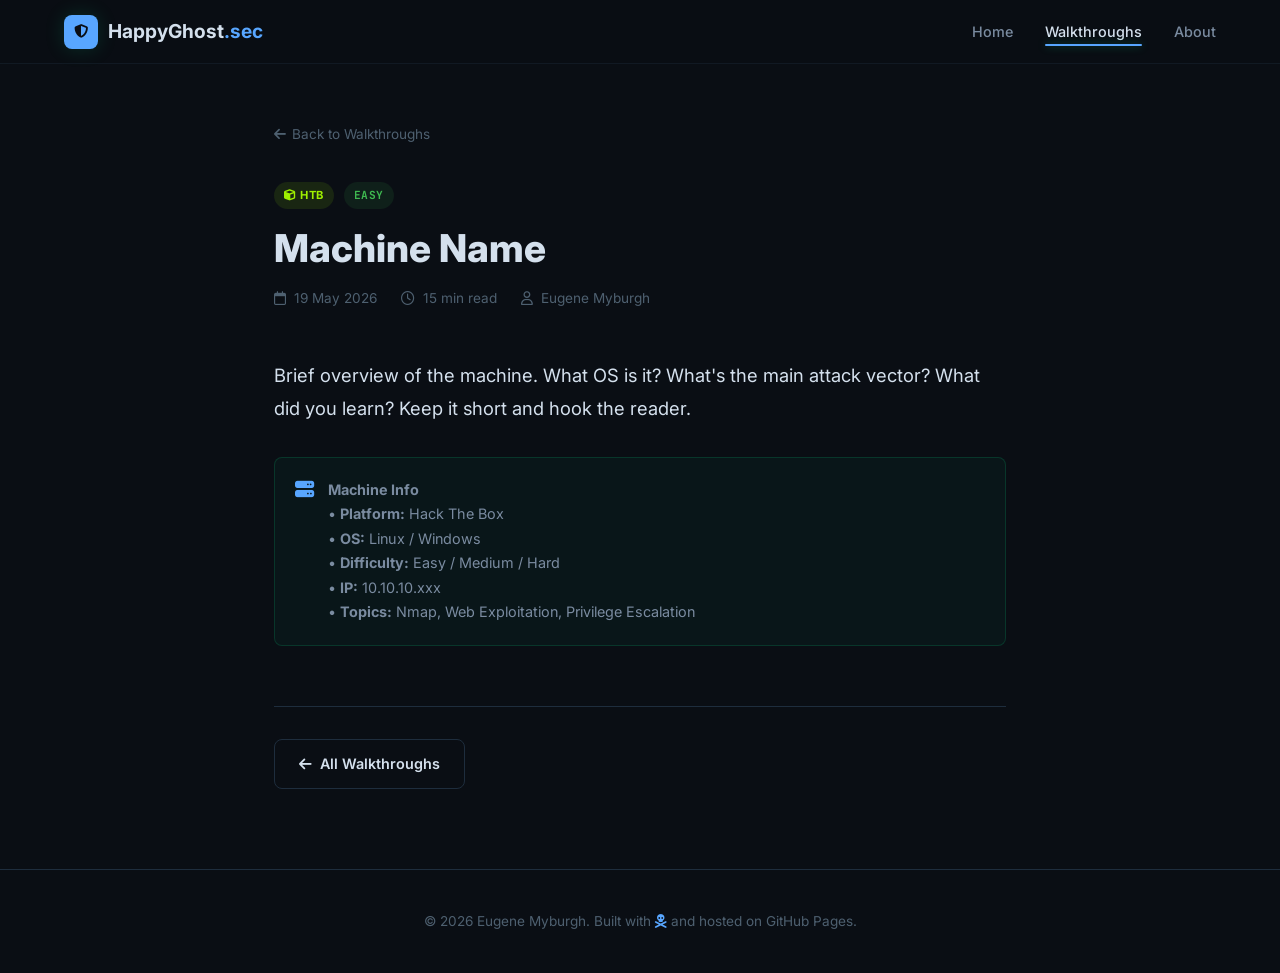
<file: posts/walkthrough-template.html>
<!DOCTYPE html>
<html lang="en">
<head>
    <meta charset="UTF-8">
    <meta name="viewport" content="width=device-width, initial-scale=1.0">

    <!-- ✏️ CHANGE: Update the page title -->
    <title>MACHINE NAME — Walkthrough | HappyGhost.sec</title>

    <link rel="preconnect" href="https://fonts.googleapis.com">
    <link href="https://fonts.googleapis.com/css2?family=Inter:wght@300;400;500;600;700;800&family=JetBrains+Mono:wght@400;500&display=swap" rel="stylesheet">
    <link rel="stylesheet" href="https://cdnjs.cloudflare.com/ajax/libs/font-awesome/6.5.1/css/all.min.css">
    <link rel="stylesheet" href="../css/style.css">
</head>
<body>
    <!-- Navigation (DO NOT EDIT) -->
    <nav class="navbar" id="navbar">
        <div class="nav-container">
            <a href="../index.html" class="nav-logo">
                <span class="logo-icon"><i class="fas fa-shield-halved"></i></span>
                <span class="logo-text">HappyGhost<span class="accent">.sec</span></span>
            </a>
            <ul class="nav-links" id="nav-links">
                <li><a href="../index.html">Home</a></li>
                <li><a href="../walkthroughs.html" class="active">Walkthroughs</a></li>
                <li><a href="../index.html#about">About</a></li>
            </ul>
            <button class="nav-toggle" id="nav-toggle" aria-label="Toggle menu">
                <span></span><span></span><span></span>
            </button>
        </div>
    </nav>

    <!-- Walkthrough Content -->
    <article class="post-page">
        <div class="container">
            <div class="post-header">
                <a href="../walkthroughs.html" class="back-link"><i class="fas fa-arrow-left"></i> Back to Walkthroughs</a>

                <!-- ✏️ CHANGE: Pick your platform tag -->
                <!-- For HTB use: class="wt-platform-tag htb-tag" with fa-cube icon -->
                <!-- For THM use: class="wt-platform-tag thm-tag" with fa-graduation-cap icon -->
                <div class="wt-header-tags">
                    <span class="wt-platform-tag htb-tag"><i class="fas fa-cube"></i> HTB</span>
                    <span class="wt-difficulty easy">Easy</span>
                </div>

                <!-- ✏️ CHANGE: Machine name -->
                <h1>Machine Name</h1>

                <!-- ✏️ CHANGE: Date and reading time -->
                <div class="post-meta">
                    <span><i class="far fa-calendar"></i> 19 May 2026</span>
                    <span><i class="far fa-clock"></i> 15 min read</span>
                    <span><i class="far fa-user"></i> Eugene Myburgh</span>
                </div>
            </div>

            <div class="post-body">

                <!-- ✏️ CHANGE: Overview / intro -->
                <p class="lead">Brief overview of the machine. What OS is it? What's the main 
                   attack vector? What did you learn? Keep it short and hook the reader.</p>

                <!-- ── MACHINE INFO BOX ── -->
                <div class="callout">
                    <i class="fas fa-server"></i>
                    <div>
                        <strong>Machine Info</strong><br>
                        • <strong>Platform:</strong> Hack The Box<br>
                        • <strong>OS:</strong> Linux / Windows<br>
                        • <strong>Difficulty:</strong> Easy / Medium / Hard<br>
                        • <strong>IP:</strong> 10.10.10.xxx<br>
                        • <strong>Topics:</strong> Nmap, Web Exploitation, Privilege Escalation
                    </div>
                </div>


                <!-- ==================================================
                     WALKTHROUGH SECTIONS — Uncomment what you need!
                     ================================================== -->


                <!-- ── 1. RECONNAISSANCE ── -->
                <!--
                <h2><i class="fas fa-satellite-dish" style="color:var(--accent);margin-right:8px;font-size:0.85em;"></i>Reconnaissance</h2>

                <p>Describe your initial recon. What scans did you run? What ports were open?</p>

                <div class="code-block">
                    <div class="code-header">
                        <span><i class="fas fa-code"></i> Bash</span>
                        <span>nmap-scan.sh</span>
                    </div>
                    <pre><code>nmap -sC -sV -oN nmap/initial 10.10.10.xxx

PORT     STATE SERVICE  VERSION
22/tcp   open  ssh      OpenSSH 8.9p1
80/tcp   open  http     Apache httpd 2.4.52
443/tcp  open  ssl/http nginx 1.18.0</code></pre>
                </div>

                <p>Explain what the scan results tell you. What looks interesting?</p>
                -->


                <!-- ── 2. ENUMERATION ── -->
                <!--
                <h2><i class="fas fa-binoculars" style="color:var(--accent);margin-right:8px;font-size:0.85em;"></i>Enumeration</h2>

                <p>Dig deeper into the services. Directory busting, subdomain enum, etc.</p>

                <div class="code-block">
                    <div class="code-header">
                        <span><i class="fas fa-code"></i> Bash</span>
                        <span>gobuster.sh</span>
                    </div>
                    <pre><code>gobuster dir -u http://10.10.10.xxx -w /usr/share/wordlists/dirb/common.txt

/admin                (Status: 301)
/uploads              (Status: 301)
/login                (Status: 200)</code></pre>
                </div>

                <p>What did you find? Any interesting directories, files, or info leaks?</p>
                -->


                <!-- ── 3. EXPLOITATION / FOOTHOLD ── -->
                <!--
                <h2><i class="fas fa-crosshairs" style="color:var(--accent);margin-right:8px;font-size:0.85em;"></i>Exploitation</h2>

                <p>How did you get your initial foothold? What vulnerability did you exploit?</p>

                <div class="code-block">
                    <div class="code-header">
                        <span><i class="fas fa-code"></i> Bash</span>
                        <span>exploit.sh</span>
                    </div>
                    <pre><code># Your exploit commands here
python3 exploit.py --target 10.10.10.xxx --lhost 10.10.14.xxx</code></pre>
                </div>

                <div class="callout">
                    <i class="fas fa-lightbulb"></i>
                    <div>
                        <strong>Tip:</strong> Explain why this exploit works. 
                        What's the root cause of the vulnerability?
                    </div>
                </div>
                -->


                <!-- ── 4. PRIVILEGE ESCALATION ── -->
                <!--
                <h2><i class="fas fa-arrow-up" style="color:var(--accent);margin-right:8px;font-size:0.85em;"></i>Privilege Escalation</h2>

                <p>How did you go from user to root/admin? What technique did you use?</p>

                <div class="code-block">
                    <div class="code-header">
                        <span><i class="fas fa-code"></i> Bash</span>
                        <span>privesc.sh</span>
                    </div>
                    <pre><code># Checking sudo permissions
sudo -l

# Or checking SUID binaries
find / -perm -4000 -type f 2>/dev/null</code></pre>
                </div>
                -->


                <!-- ── 5. FLAGS ── -->
                <!--
                <h2><i class="fas fa-flag" style="color:var(--accent);margin-right:8px;font-size:0.85em;"></i>Flags</h2>

                <div class="callout">
                    <i class="fas fa-flag"></i>
                    <div>
                        <strong>User Flag:</strong> <code>xxxxxxxxxxxxxxxxxxxxxxxxxxxxxxxx</code><br>
                        <strong>Root Flag:</strong> <code>xxxxxxxxxxxxxxxxxxxxxxxxxxxxxxxx</code>
                    </div>
                </div>
                -->


                <!-- ── 6. LESSONS LEARNED ── -->
                <!--
                <h2><i class="fas fa-book" style="color:var(--accent);margin-right:8px;font-size:0.85em;"></i>Lessons Learned</h2>

                <ul>
                    <li><strong>Lesson 1:</strong> What did you learn from this box?</li>
                    <li><strong>Lesson 2:</strong> What would you do differently?</li>
                    <li><strong>New tool:</strong> Did you discover a new tool or technique?</li>
                </ul>
                -->


                <!-- ── MITRE ATT&CK MAPPING (Optional) ── -->
                <!--
                <h2><i class="fas fa-map" style="color:var(--accent);margin-right:8px;font-size:0.85em;"></i>ATT&amp;CK Mapping</h2>

                <div class="callout">
                    <i class="fas fa-map"></i>
                    <div>
                        <strong>Techniques Used:</strong><br>
                        • <strong>T1595</strong> — Active Scanning<br>
                        • <strong>T1190</strong> — Exploit Public-Facing Application<br>
                        • <strong>T1068</strong> — Exploitation for Privilege Escalation
                    </div>
                </div>
                -->


            </div>

            <div class="post-footer-nav">
                <a href="../walkthroughs.html" class="btn btn-outline"><i class="fas fa-arrow-left"></i> All Walkthroughs</a>
            </div>
        </div>
    </article>

    <!-- Footer -->
    <footer class="footer">
        <div class="container">
            <div class="footer-content">
                <p>&copy; 2026 Eugene Myburgh. Built with <i class="fas fa-skull-crossbones accent"></i> and hosted on GitHub Pages.</p>
            </div>
        </div>
    </footer>

    <script src="../js/script.js"></script>
</body>
</html>
</file>
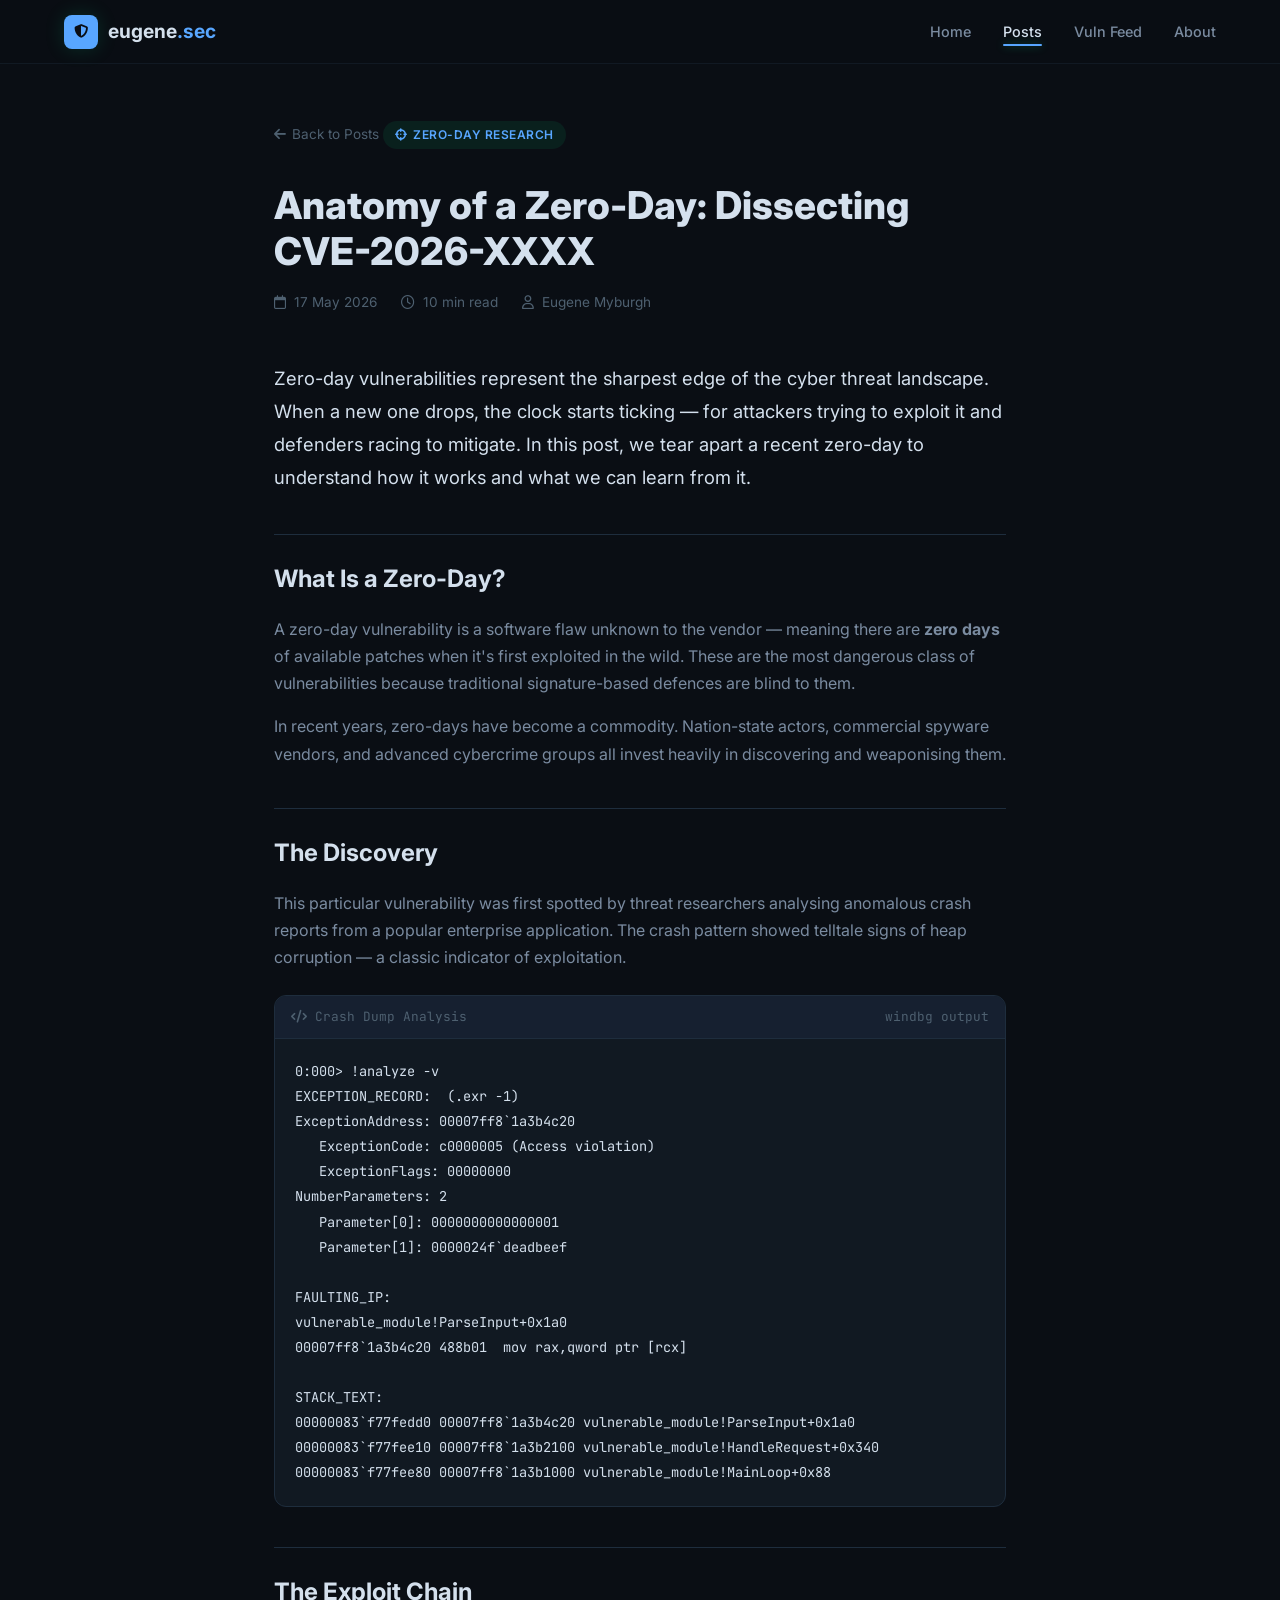
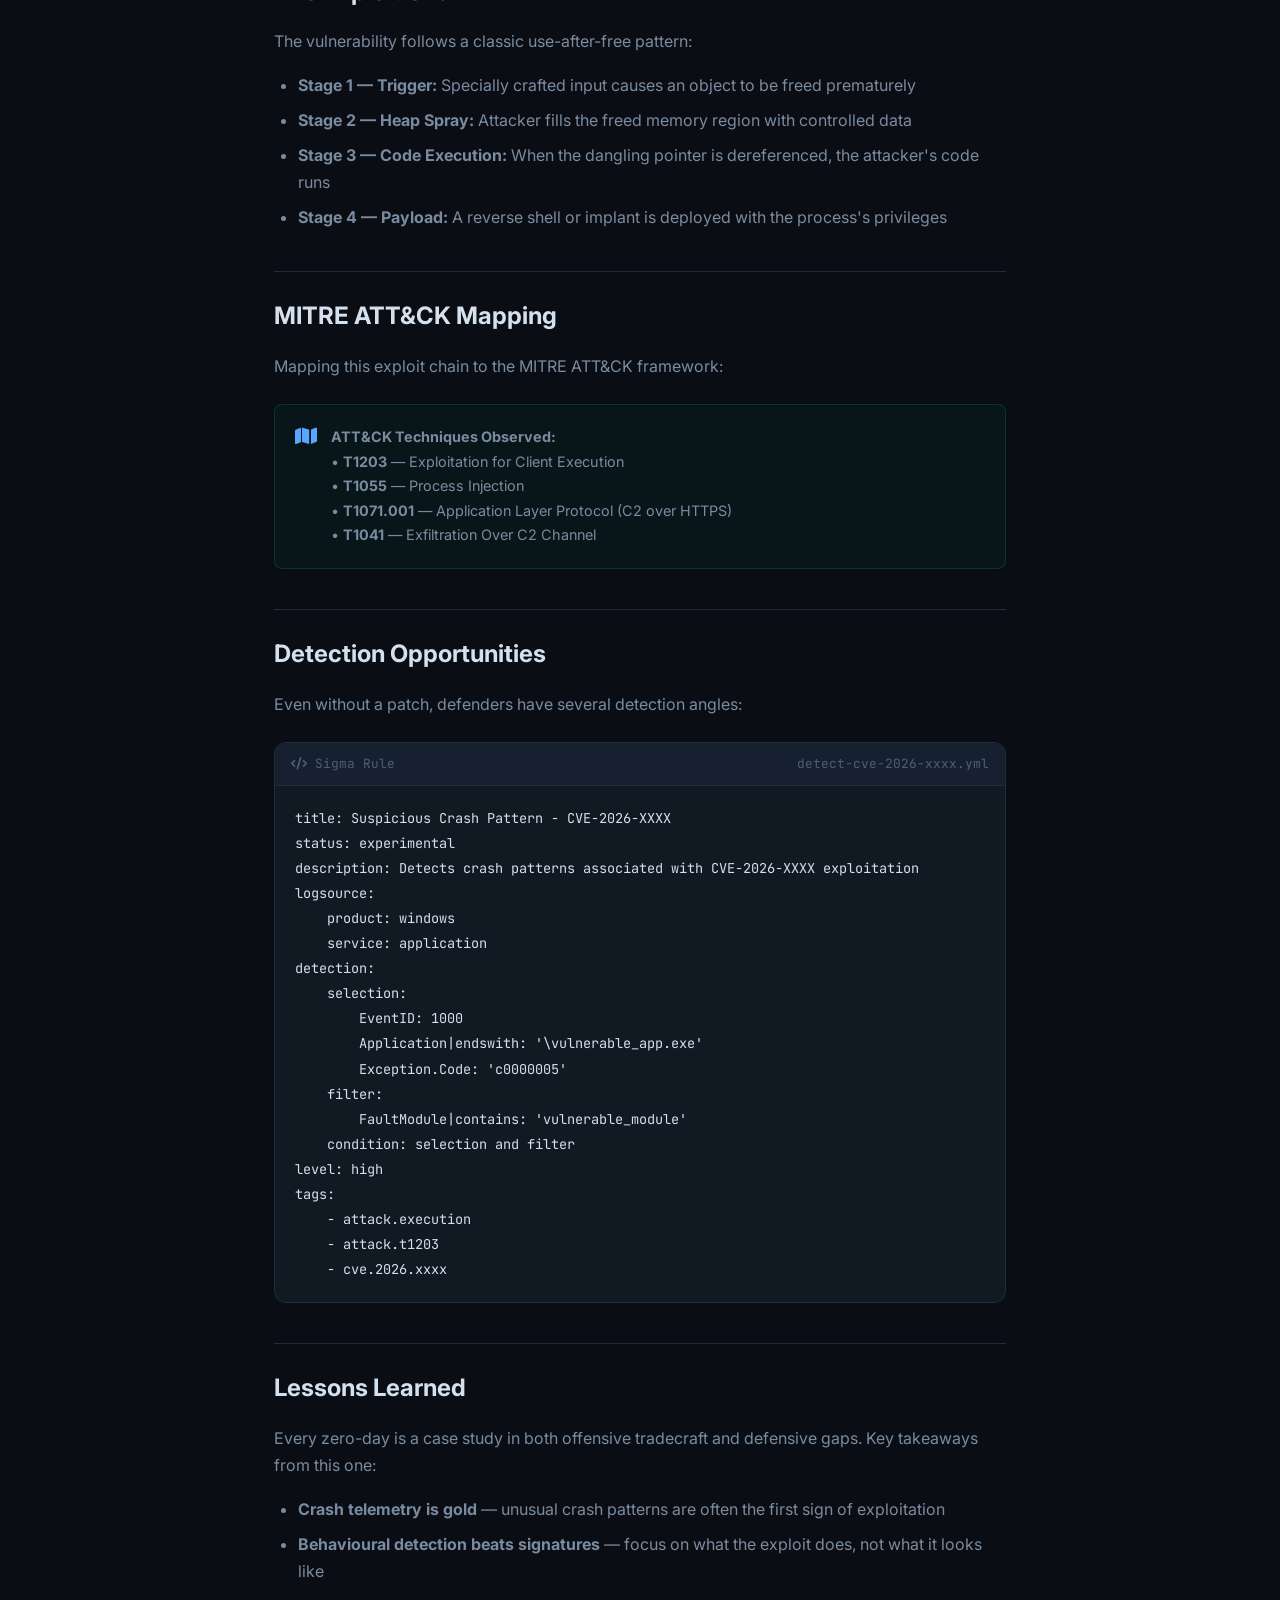
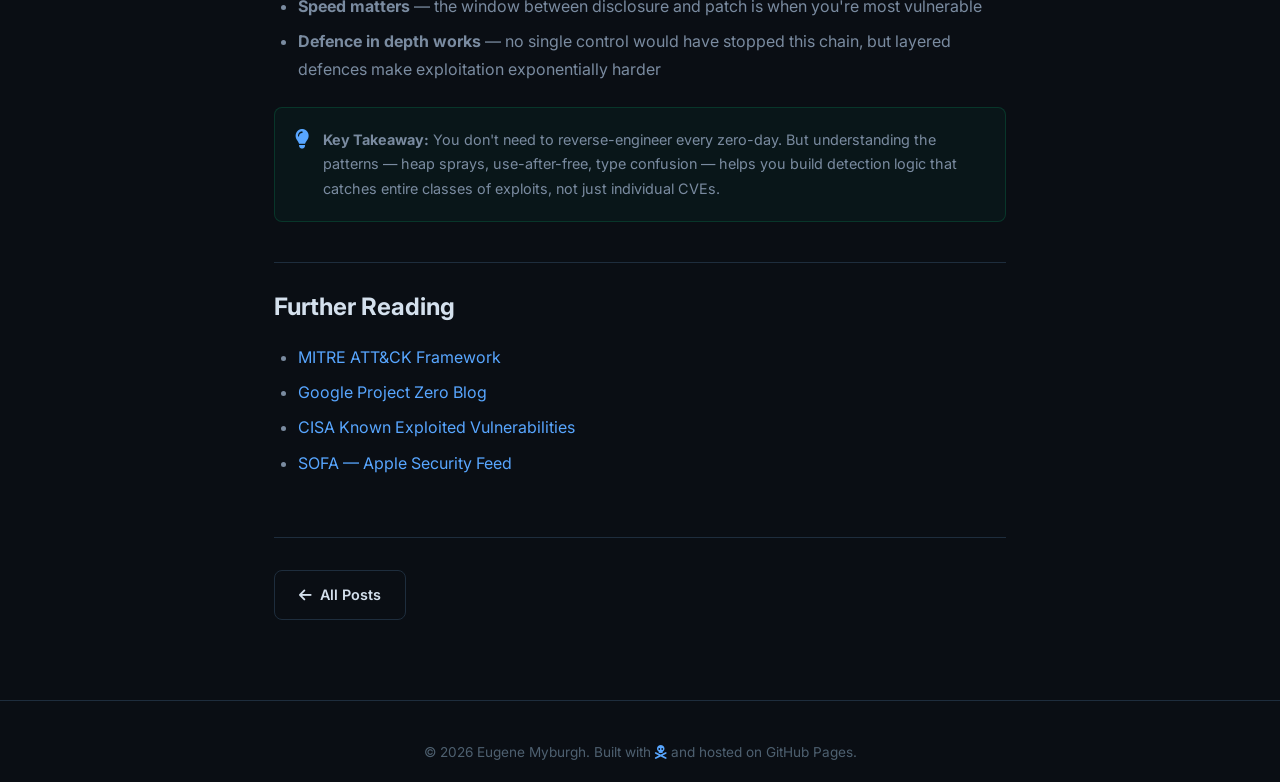
<file: posts/zero-day-analysis.html>
<!DOCTYPE html>
<html lang="en">
<head>
    <meta charset="UTF-8">
    <meta name="viewport" content="width=device-width, initial-scale=1.0">
    <title>Anatomy of a Zero-Day | eugene.sec</title>
    <link rel="preconnect" href="https://fonts.googleapis.com">
    <link href="https://fonts.googleapis.com/css2?family=Inter:wght@300;400;500;600;700;800&family=JetBrains+Mono:wght@400;500&display=swap" rel="stylesheet">
    <link rel="stylesheet" href="https://cdnjs.cloudflare.com/ajax/libs/font-awesome/6.5.1/css/all.min.css">
    <link rel="stylesheet" href="../css/style.css">
</head>
<body>
    <!-- Navigation -->
    <nav class="navbar" id="navbar">
        <div class="nav-container">
            <a href="../index.html" class="nav-logo">
                <span class="logo-icon"><i class="fas fa-shield-halved"></i></span>
                <span class="logo-text">eugene<span class="accent">.sec</span></span>
            </a>
            <ul class="nav-links" id="nav-links">
                <li><a href="../index.html">Home</a></li>
                <li><a href="../posts.html" class="active">Posts</a></li>
                <li><a href="../index.html#sofa-feed">Vuln Feed</a></li>
                <li><a href="../index.html#about">About</a></li>
            </ul>
            <button class="nav-toggle" id="nav-toggle" aria-label="Toggle menu">
                <span></span><span></span><span></span>
            </button>
        </div>
    </nav>

    <!-- Post Content -->
    <article class="post-page">
        <div class="container">
            <div class="post-header">
                <a href="../posts.html" class="back-link"><i class="fas fa-arrow-left"></i> Back to Posts</a>
                <div class="card-tag"><i class="fas fa-crosshairs"></i> Zero-Day Research</div>
                <h1>Anatomy of a Zero-Day: Dissecting CVE-2026-XXXX</h1>
                <div class="post-meta">
                    <span><i class="far fa-calendar"></i> 17 May 2026</span>
                    <span><i class="far fa-clock"></i> 10 min read</span>
                    <span><i class="far fa-user"></i> Eugene Myburgh</span>
                </div>
            </div>

            <div class="post-body">
                <p class="lead">Zero-day vulnerabilities represent the sharpest edge of the cyber threat 
                   landscape. When a new one drops, the clock starts ticking — for attackers trying to 
                   exploit it and defenders racing to mitigate. In this post, we tear apart a recent 
                   zero-day to understand how it works and what we can learn from it.</p>

                <h2>What Is a Zero-Day?</h2>
                <p>A zero-day vulnerability is a software flaw unknown to the vendor — meaning there are 
                   <strong>zero days</strong> of available patches when it's first exploited in the wild. 
                   These are the most dangerous class of vulnerabilities because traditional signature-based 
                   defences are blind to them.</p>
                <p>In recent years, zero-days have become a commodity. Nation-state actors, commercial 
                   spyware vendors, and advanced cybercrime groups all invest heavily in discovering 
                   and weaponising them.</p>

                <h2>The Discovery</h2>
                <p>This particular vulnerability was first spotted by threat researchers analysing 
                   anomalous crash reports from a popular enterprise application. The crash pattern 
                   showed telltale signs of heap corruption — a classic indicator of exploitation.</p>

                <div class="code-block">
                    <div class="code-header">
                        <span><i class="fas fa-code"></i> Crash Dump Analysis</span>
                        <span>windbg output</span>
                    </div>
                    <pre><code>0:000> !analyze -v
EXCEPTION_RECORD:  (.exr -1)
ExceptionAddress: 00007ff8`1a3b4c20
   ExceptionCode: c0000005 (Access violation)
   ExceptionFlags: 00000000
NumberParameters: 2
   Parameter[0]: 0000000000000001
   Parameter[1]: 0000024f`deadbeef

FAULTING_IP:
vulnerable_module!ParseInput+0x1a0
00007ff8`1a3b4c20 488b01  mov rax,qword ptr [rcx]

STACK_TEXT:
00000083`f77fedd0 00007ff8`1a3b4c20 vulnerable_module!ParseInput+0x1a0
00000083`f77fee10 00007ff8`1a3b2100 vulnerable_module!HandleRequest+0x340
00000083`f77fee80 00007ff8`1a3b1000 vulnerable_module!MainLoop+0x88</code></pre>
                </div>

                <h2>The Exploit Chain</h2>
                <p>The vulnerability follows a classic use-after-free pattern:</p>
                <ul>
                    <li><strong>Stage 1 — Trigger:</strong> Specially crafted input causes an object to be freed prematurely</li>
                    <li><strong>Stage 2 — Heap Spray:</strong> Attacker fills the freed memory region with controlled data</li>
                    <li><strong>Stage 3 — Code Execution:</strong> When the dangling pointer is dereferenced, the attacker's code runs</li>
                    <li><strong>Stage 4 — Payload:</strong> A reverse shell or implant is deployed with the process's privileges</li>
                </ul>

                <h2>MITRE ATT&amp;CK Mapping</h2>
                <p>Mapping this exploit chain to the MITRE ATT&amp;CK framework:</p>

                <div class="callout">
                    <i class="fas fa-map"></i>
                    <div>
                        <strong>ATT&amp;CK Techniques Observed:</strong><br>
                        • <strong>T1203</strong> — Exploitation for Client Execution<br>
                        • <strong>T1055</strong> — Process Injection<br>
                        • <strong>T1071.001</strong> — Application Layer Protocol (C2 over HTTPS)<br>
                        • <strong>T1041</strong> — Exfiltration Over C2 Channel
                    </div>
                </div>

                <h2>Detection Opportunities</h2>
                <p>Even without a patch, defenders have several detection angles:</p>

                <div class="code-block">
                    <div class="code-header">
                        <span><i class="fas fa-code"></i> Sigma Rule</span>
                        <span>detect-cve-2026-xxxx.yml</span>
                    </div>
                    <pre><code>title: Suspicious Crash Pattern - CVE-2026-XXXX
status: experimental
description: Detects crash patterns associated with CVE-2026-XXXX exploitation
logsource:
    product: windows
    service: application
detection:
    selection:
        EventID: 1000
        Application|endswith: '\vulnerable_app.exe'
        Exception.Code: 'c0000005'
    filter:
        FaultModule|contains: 'vulnerable_module'
    condition: selection and filter
level: high
tags:
    - attack.execution
    - attack.t1203
    - cve.2026.xxxx</code></pre>
                </div>

                <h2>Lessons Learned</h2>
                <p>Every zero-day is a case study in both offensive tradecraft and defensive gaps. 
                   Key takeaways from this one:</p>
                <ul>
                    <li><strong>Crash telemetry is gold</strong> — unusual crash patterns are often the first sign of exploitation</li>
                    <li><strong>Behavioural detection beats signatures</strong> — focus on what the exploit does, not what it looks like</li>
                    <li><strong>Speed matters</strong> — the window between disclosure and patch is when you're most vulnerable</li>
                    <li><strong>Defence in depth works</strong> — no single control would have stopped this chain, but layered defences make exploitation exponentially harder</li>
                </ul>

                <div class="callout">
                    <i class="fas fa-lightbulb"></i>
                    <div>
                        <strong>Key Takeaway:</strong> You don't need to reverse-engineer every zero-day. 
                        But understanding the patterns — heap sprays, use-after-free, type confusion — 
                        helps you build detection logic that catches entire classes of exploits, 
                        not just individual CVEs.
                    </div>
                </div>

                <h2>Further Reading</h2>
                <ul>
                    <li><a href="https://attack.mitre.org/" target="_blank">MITRE ATT&CK Framework</a></li>
                    <li><a href="https://googleprojectzero.blogspot.com/" target="_blank">Google Project Zero Blog</a></li>
                    <li><a href="https://www.cisa.gov/known-exploited-vulnerabilities-catalog" target="_blank">CISA Known Exploited Vulnerabilities</a></li>
                    <li><a href="https://sofa.macadmins.io" target="_blank">SOFA — Apple Security Feed</a></li>
                </ul>
            </div>

            <div class="post-footer-nav">
                <a href="../posts.html" class="btn btn-outline"><i class="fas fa-arrow-left"></i> All Posts</a>
            </div>
        </div>
    </article>

    <!-- Footer -->
    <footer class="footer">
        <div class="container">
            <div class="footer-content">
                <p>&copy; 2026 Eugene Myburgh. Built with <i class="fas fa-skull-crossbones accent"></i> and hosted on GitHub Pages.</p>
            </div>
        </div>
    </footer>

    <script src="../js/script.js"></script>
</body>
</html>
</file>
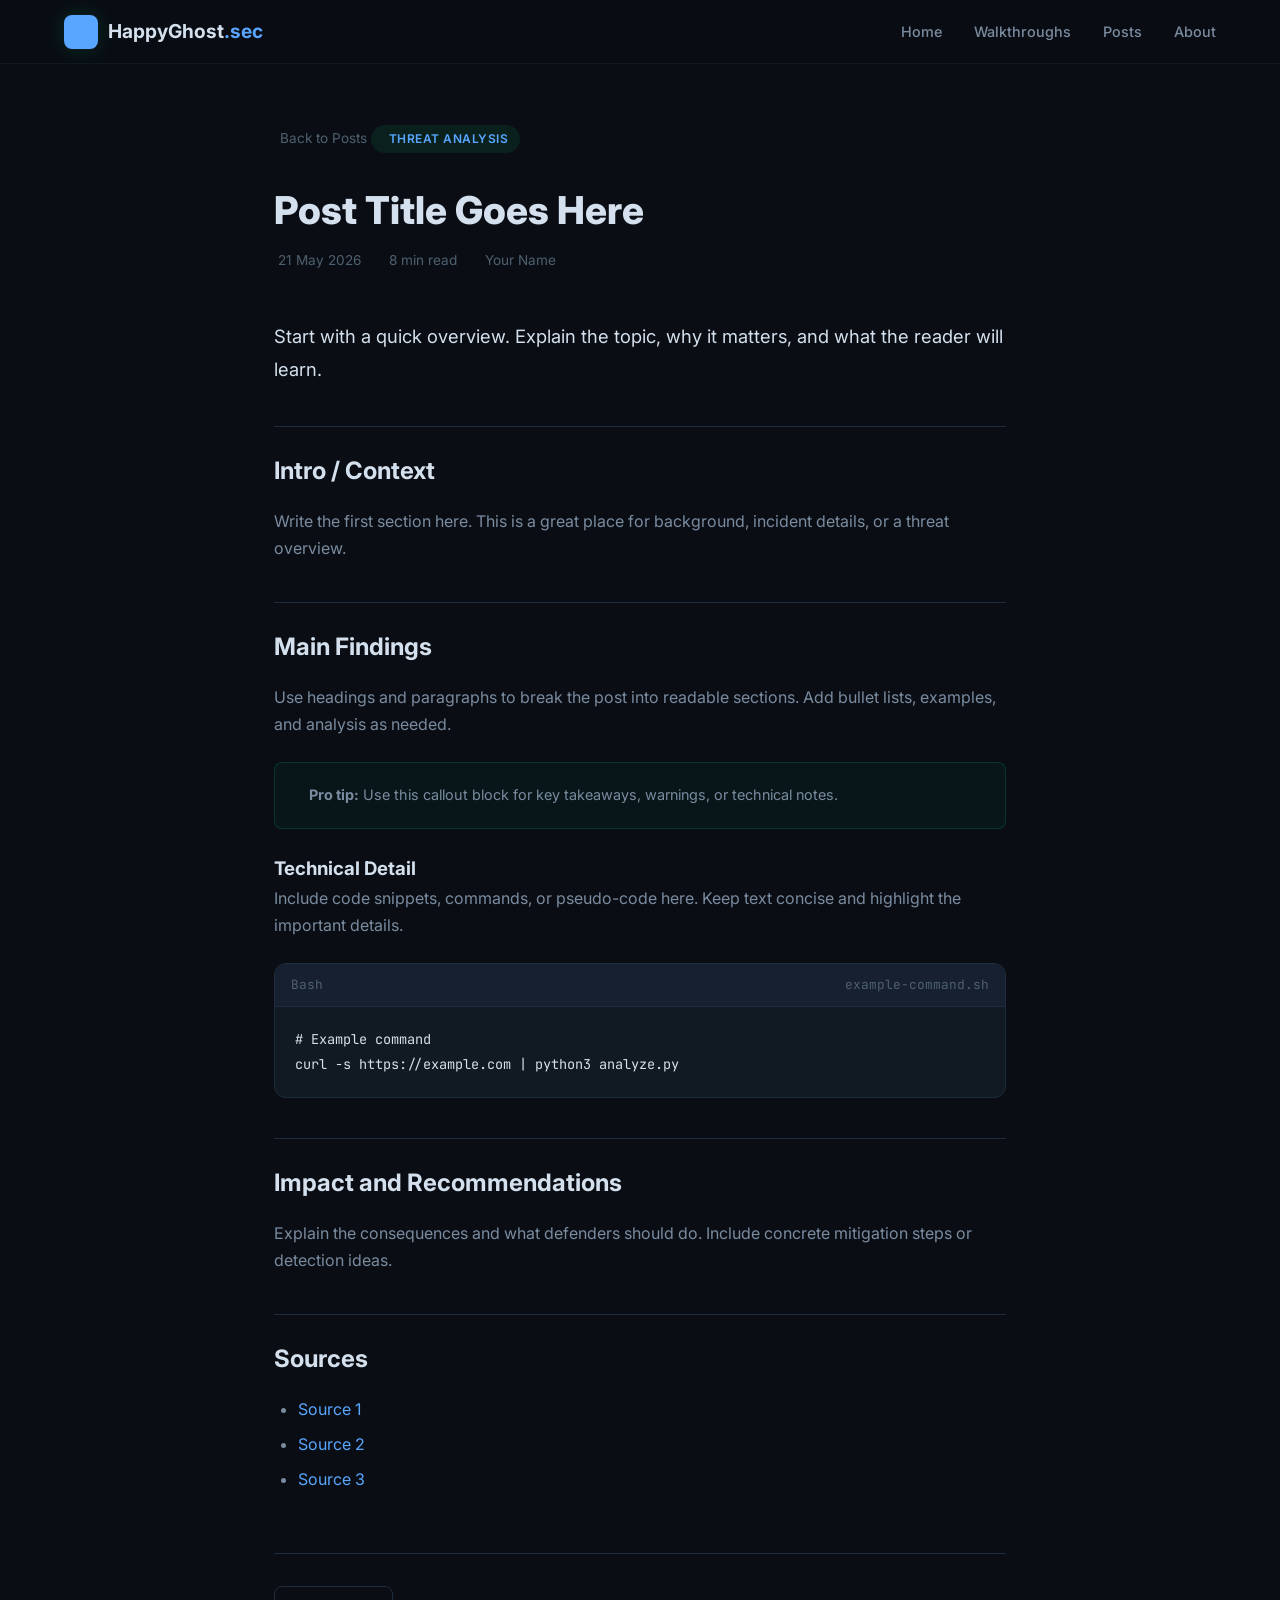
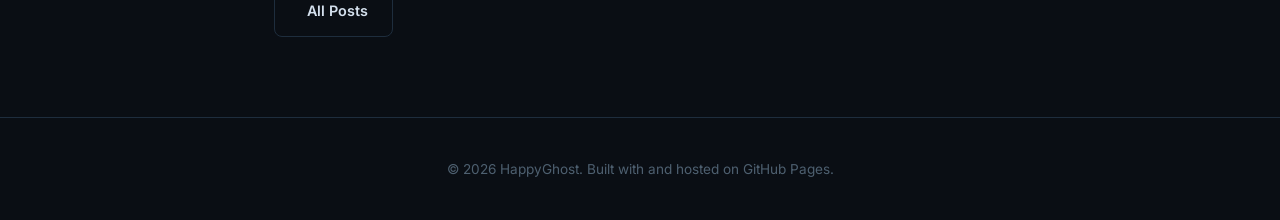
<file: templates/post-template.html>
<!DOCTYPE html>
<html lang="en">
<head>
    <meta charset="UTF-8">
    <meta name="viewport" content="width=device-width, initial-scale=1.0">

    <!-- ✏️ CHANGE: Update this title for the new article -->
    <title>POST TITLE | HappyGhost.sec</title>

    <link rel="preconnect" href="https://fonts.googleapis.com">
    <link href="https://fonts.googleapis.com/css2?family=Inter:wght@300;400;500;600;700;800&family=JetBrains+Mono:wght@400;500&display=swap" rel="stylesheet">
    <link rel="stylesheet" href="../css/style.css">
</head>
<body>
    <!-- Navigation (Leave as-is unless you want to change navigation links) -->
    <nav class="navbar" id="navbar">
        <div class="nav-container">
            <a href="../index.html" class="nav-logo">
                <span class="logo-icon"><i class="fas fa-shield-halved"></i></span>
                <span class="logo-text">HappyGhost<span class="accent">.sec</span></span>
            </a>
            <ul class="nav-links" id="nav-links">
                <li><a href="../index.html">Home</a></li>
                <li><a href="../walkthroughs.html">Walkthroughs</a></li>
                <li><a href="../posts.html">Posts</a></li>
                <li><a href="../index.html#about">About</a></li>
            </ul>
            <button class="nav-toggle" id="nav-toggle" aria-label="Toggle menu">
                <span></span><span></span><span></span>
            </button>
        </div>
    </nav>

    <!-- Post Content -->
    <article class="post-page">
        <div class="container">
            <div class="post-header">
                <!-- ✏️ CHANGE: Update the back link if needed -->
                <a href="../posts.html" class="back-link"><i class="fas fa-arrow-left"></i> Back to Posts</a>

                <!-- ✏️ CHANGE: Choose the category tag and icon -->
                <div class="card-tag"><i class="fas fa-crosshairs"></i> Threat Analysis</div>

                <!-- ✏️ CHANGE: Article title -->
                <h1>Post Title Goes Here</h1>

                <!-- ✏️ CHANGE: Update date, read time, and author -->
                <div class="post-meta">
                    <span><i class="far fa-calendar"></i> 21 May 2026</span>
                    <span><i class="far fa-clock"></i> 8 min read</span>
                    <span><i class="far fa-user"></i> Your Name</span>
                </div>
            </div>

            <div class="post-body">
                <!-- ✏️ CHANGE: Add a strong opening summary to hook the reader -->
                <p class="lead">Start with a quick overview. Explain the topic, why it matters, and what the reader will learn.</p>

                <!-- ✏️ CHANGE: Optional image block. Store image files in posts/images/ and use src="images/example-image.png" when this file is copied into posts/ -->
                <!--
                <figure class="post-image">
                    <img src="images/example-image.png" alt="Short description of the image">
                    <figcaption>Figure 1: Caption describing the image.</figcaption>
                </figure>
                -->

                <h2>Intro / Context</h2>
                <p>Write the first section here. This is a great place for background, incident details, or a threat overview.</p>

                <h2>Main Findings</h2>
                <p>Use headings and paragraphs to break the post into readable sections. Add bullet lists, examples, and analysis as needed.</p>

                <div class="callout">
                    <i class="fas fa-lightbulb"></i>
                    <div>
                        <strong>Pro tip:</strong> Use this callout block for key takeaways, warnings, or technical notes.
                    </div>
                </div>

                <h3>Technical Detail</h3>
                <p>Include code snippets, commands, or pseudo-code here. Keep text concise and highlight the important details.</p>

                <div class="code-block">
                    <div class="code-header">
                        <span><i class="fas fa-code"></i> Bash</span>
                        <span>example-command.sh</span>
                    </div>
                    <pre><code># Example command
curl -s https://example.com | python3 analyze.py</code></pre>
                </div>

                <h2>Impact and Recommendations</h2>
                <p>Explain the consequences and what defenders should do. Include concrete mitigation steps or detection ideas.</p>

                <h2>Sources</h2>
                <ul>
                    <li><a href="#" target="_blank">Source 1</a></li>
                    <li><a href="#" target="_blank">Source 2</a></li>
                    <li><a href="#" target="_blank">Source 3</a></li>
                </ul>
            </div>

            <div class="post-footer-nav">
                <a href="../posts.html" class="btn btn-outline"><i class="fas fa-arrow-left"></i> All Posts</a>
            </div>
        </div>
    </article>

    <!-- Footer -->
    <footer class="footer">
        <div class="container">
            <div class="footer-content">
                <p>&copy; 2026 HappyGhost. Built with <i class="fas fa-skull-crossbones accent"></i> and hosted on GitHub Pages.</p>
            </div>
        </div>
    </footer>

    <script src="../js/script.js"></script>
</body>
</html>
</file>
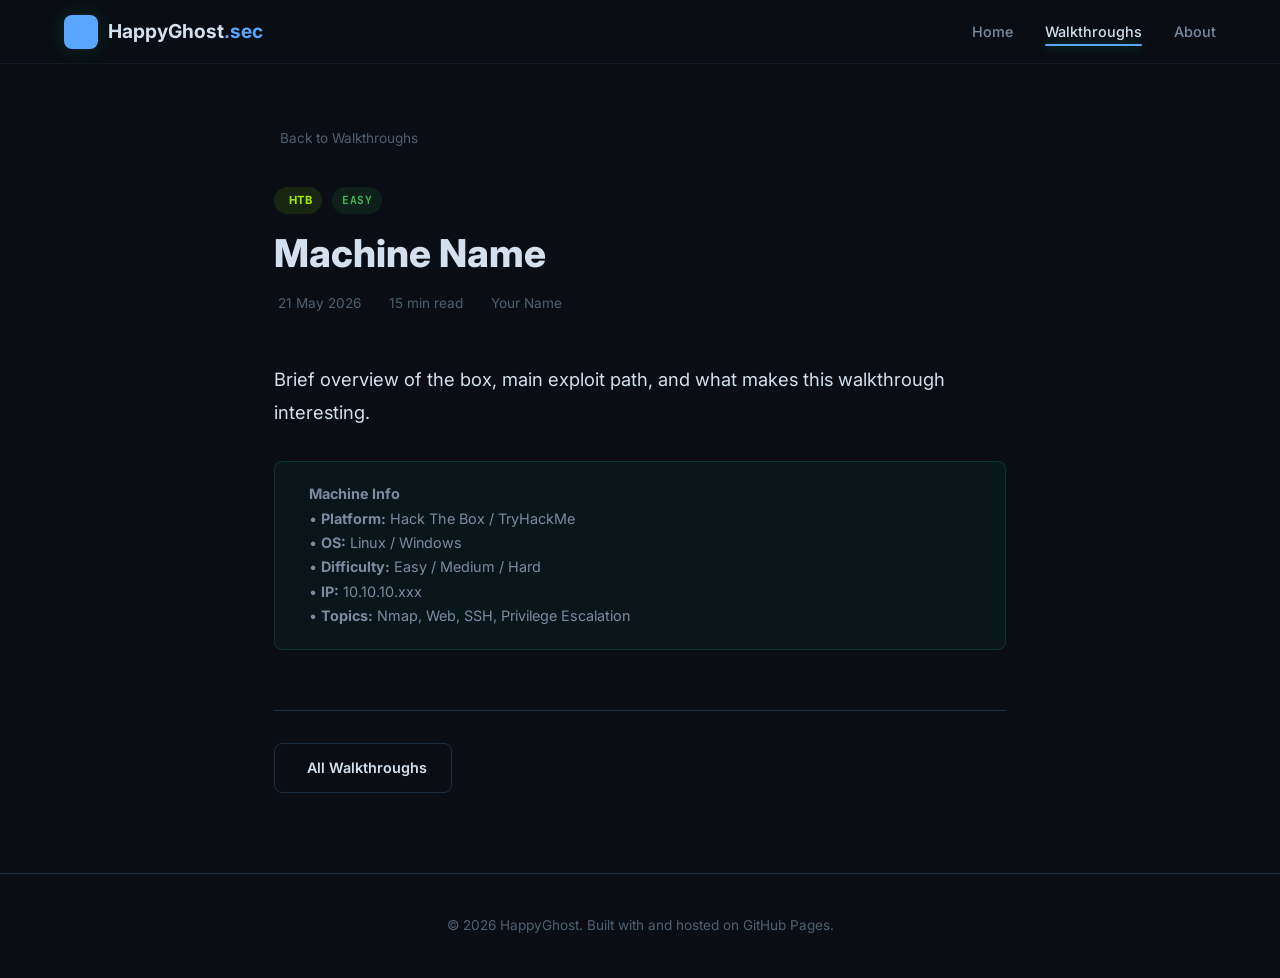
<file: templates/walkthrough-template.html>
<!DOCTYPE html>
<html lang="en">
<head>
    <meta charset="UTF-8">
    <meta name="viewport" content="width=device-width, initial-scale=1.0">

    <!-- ✏️ CHANGE: Update the page title to reflect the machine -->
    <title>MACHINE NAME — Walkthrough | HappyGhost.sec</title>

    <link rel="preconnect" href="https://fonts.googleapis.com">
    <link href="https://fonts.googleapis.com/css2?family=Inter:wght@300;400;500;600;700;800&family=JetBrains+Mono:wght@400;500&display=swap" rel="stylesheet">
    <link rel="stylesheet" href="../css/style.css">
</head>
<body>
    <!-- Navigation (DO NOT EDIT unless you want to change site links) -->
    <nav class="navbar" id="navbar">
        <div class="nav-container">
            <a href="../index.html" class="nav-logo">
                <span class="logo-icon"><i class="fas fa-shield-halved"></i></span>
                <span class="logo-text">HappyGhost<span class="accent">.sec</span></span>
            </a>
            <ul class="nav-links" id="nav-links">
                <li><a href="../index.html">Home</a></li>
                <li><a href="../walkthroughs.html" class="active">Walkthroughs</a></li>
                <li><a href="../index.html#about">About</a></li>
            </ul>
            <button class="nav-toggle" id="nav-toggle" aria-label="Toggle menu">
                <span></span><span></span><span></span>
            </button>
        </div>
    </nav>

    <!-- Walkthrough Content -->
    <article class="post-page">
        <div class="container">
            <div class="post-header">
                <!-- ✏️ CHANGE: Set the correct back link destination -->
                <a href="../walkthroughs.html" class="back-link"><i class="fas fa-arrow-left"></i> Back to Walkthroughs</a>

                <!-- ✏️ CHANGE: Platform tag and difficulty -->
                <div class="wt-header-tags">
                    <span class="wt-platform-tag htb-tag"><i class="fas fa-cube"></i> HTB</span>
                    <span class="wt-difficulty easy">Easy</span>
                </div>

                <!-- ✏️ CHANGE: Walkthrough title -->
                <h1>Machine Name</h1>

                <!-- ✏️ CHANGE: Update date, read time, and author -->
                <div class="post-meta">
                    <span><i class="far fa-calendar"></i> 21 May 2026</span>
                    <span><i class="far fa-clock"></i> 15 min read</span>
                    <span><i class="far fa-user"></i> Your Name</span>
                </div>
            </div>

            <div class="post-body">
                <!-- ✏️ CHANGE: Add a strong intro paragraph describing the machine and attack path -->
                <p class="lead">Brief overview of the box, main exploit path, and what makes this walkthrough interesting.</p>

                <!-- ✏️ CHANGE: Optional image block. Store image files in posts/images/ and use src="images/example-image.png" when this file is copied into posts/ -->
                <!--
                <figure class="post-image">
                    <img src="images/example-image.png" alt="Short description of the image">
                    <figcaption>Figure 1: Caption describing the image.</figcaption>
                </figure>
                -->

                <div class="callout">
                    <i class="fas fa-server"></i>
                    <div>
                        <strong>Machine Info</strong><br>
                        • <strong>Platform:</strong> Hack The Box / TryHackMe<br>
                        • <strong>OS:</strong> Linux / Windows<br>
                        • <strong>Difficulty:</strong> Easy / Medium / Hard<br>
                        • <strong>IP:</strong> 10.10.10.xxx<br>
                        • <strong>Topics:</strong> Nmap, Web, SSH, Privilege Escalation
                    </div>
                </div>

                <!-- ==================================================
                     WALKTHROUGH SECTIONS — Uncomment or copy sections you need
                     ================================================== -->

                <!-- ── Reconnaissance ── -->
                <!--
                <h2><i class="fas fa-satellite-dish" style="color:var(--accent);margin-right:8px;font-size:0.85em;"></i> Reconnaissance</h2>
                <p>Describe your initial scans and what ports/services you found.</p>
                <div class="code-block">
                    <div class="code-header">
                        <span><i class="fas fa-code"></i> Bash</span>
                        <span>nmap.sh</span>
                    </div>
                    <pre><code>nmap -sC -sV -oN nmap/initial 10.10.10.xxx</code></pre>
                </div>
                -->

                <!-- ── Enumeration ── -->
                <!--
                <h2><i class="fas fa-binoculars" style="color:var(--accent);margin-right:8px;font-size:0.85em;"></i> Enumeration</h2>
                <p>Explain what you discovered during enumeration and why it mattered.</p>
                <div class="code-block">
                    <div class="code-header">
                        <span><i class="fas fa-code"></i> Bash</span>
                        <span>enum.sh</span>
                    </div>
                    <pre><code>gobuster dir -u http://10.10.10.xxx -w /usr/share/wordlists/dirb/common.txt</code></pre>
                </div>
                -->

                <!-- ── Exploitation ── -->
                <!--
                <h2><i class="fas fa-crosshairs" style="color:var(--accent);margin-right:8px;font-size:0.85em;"></i> Exploitation</h2>
                <p>Document how you gained initial access and why the exploit worked.</p>
                <div class="code-block">
                    <div class="code-header">
                        <span><i class="fas fa-code"></i> Bash</span>
                        <span>exploit.sh</span>
                    </div>
                    <pre><code>python3 exploit.py --target 10.10.10.xxx --lhost 10.10.14.xxx</code></pre>
                </div>
                -->

                <!-- ── Privilege Escalation ── -->
                <!--
                <h2><i class="fas fa-arrow-up" style="color:var(--accent);margin-right:8px;font-size:0.85em;"></i> Privilege Escalation</h2>
                <p>Show how you escalated to root/admin and which weaknesses made it possible.</p>
                <div class="code-block">
                    <div class="code-header">
                        <span><i class="fas fa-code"></i> Bash</span>
                        <span>privesc.sh</span>
                    </div>
                    <pre><code>sudo -l
find / -perm -4000 -type f 2>/dev/null</code></pre>
                </div>
                -->

                <!-- ── Flags ── -->
                <!--
                <h2><i class="fas fa-flag" style="color:var(--accent);margin-right:8px;font-size:0.85em;"></i> Flags</h2>
                <div class="callout">
                    <i class="fas fa-flag"></i>
                    <div>
                        <strong>User Flag:</strong> <code>xxxxxxxxxxxxxxxxxxxxxxxxxxxxxxxx</code><br>
                        <strong>Root Flag:</strong> <code>xxxxxxxxxxxxxxxxxxxxxxxxxxxxxxxx</code>
                    </div>
                </div>
                -->

                <!-- ── Lessons Learned ── -->
                <!--
                <h2><i class="fas fa-book" style="color:var(--accent);margin-right:8px;font-size:0.85em;"></i> Lessons Learned</h2>
                <ul>
                    <li><strong>Lesson 1:</strong> What did this box teach you?</li>
                    <li><strong>Lesson 2:</strong> What would you do differently next time?</li>
                    <li><strong>Tool note:</strong> New technique or utility discovered.</li>
                </ul>
                -->

                <!-- ── Optional MITRE ATT&CK Mapping ── -->
                <!--
                <h2><i class="fas fa-map" style="color:var(--accent);margin-right:8px;font-size:0.85em;"></i> ATT&amp;CK Mapping</h2>
                <div class="callout">
                    <i class="fas fa-map"></i>
                    <div>
                        <strong>Techniques Used:</strong><br>
                        • <strong>T1595</strong> — Active Scanning<br>
                        • <strong>T1190</strong> — Exploit Public-Facing Application<br>
                        • <strong>T1068</strong> — Privilege Escalation
                    </div>
                </div>
                -->

            </div>

            <div class="post-footer-nav">
                <a href="../walkthroughs.html" class="btn btn-outline"><i class="fas fa-arrow-left"></i> All Walkthroughs</a>
            </div>
        </div>
    </article>

    <!-- Footer -->
    <footer class="footer">
        <div class="container">
            <div class="footer-content">
                <p>&copy; 2026 HappyGhost. Built with <i class="fas fa-skull-crossbones accent"></i> and hosted on GitHub Pages.</p>
            </div>
        </div>
    </footer>

    <script src="../js/script.js"></script>
</body>
</html>
</file>
<file: css/style.css>
/* ===================================
   EUGENE.SEC — Cybersecurity Dark Theme
   =================================== */

/* --- Reset & Base --- */
*, *::before, *::after {
    margin: 0;
    padding: 0;
    box-sizing: border-box;
}

:root {
    --bg-primary: #0a0e14;
    --bg-secondary: #111922;
    --bg-tertiary: #162030;
    --bg-card: #111922;
    --border: #1e2d3d;
    --text-primary: #d4e0ed;
    --text-secondary: #7a8ba0;
    --text-muted: #4e6070;
    --accent: #58a6ff;
    --accent-blue: #38bdf8;
    --accent-orange: #f59e0b;
    --accent-red: #ef4444;
    --accent-purple: #a78bfa;
    --accent-cyan: #22d3ee;
    --font-body: 'Inter', -apple-system, BlinkMacSystemFont, sans-serif;
    --font-mono: 'JetBrains Mono', 'Fira Code', monospace;
    --radius: 12px;
    --radius-sm: 8px;
    --shadow: 0 2px 12px rgba(0,0,0,0.5);
    --transition: all 0.3s ease;
    --glow: 0 0 20px rgba(0, 232, 143, 0.15);
}

html {
    scroll-behavior: smooth;
    scroll-padding-top: 80px;
}

body {
    font-family: var(--font-body);
    background: var(--bg-primary);
    color: var(--text-primary);
    line-height: 1.7;
    -webkit-font-smoothing: antialiased;
}

a {
    color: var(--accent);
    text-decoration: none;
    transition: var(--transition);
}

a:hover { opacity: 0.85; }

.container {
    max-width: 1200px;
    margin: 0 auto;
    padding: 0 24px;
}

.accent { color: var(--accent); }
.accent-link { color: var(--accent); border-bottom: 1px dashed var(--accent); }
.accent-link:hover { border-bottom-style: solid; }

/* --- Navbar --- */
.navbar {
    position: fixed;
    top: 0;
    left: 0;
    right: 0;
    z-index: 1000;
    background: rgba(10, 14, 20, 0.88);
    backdrop-filter: blur(16px);
    border-bottom: 1px solid var(--border);
    height: 64px;
}

.nav-container {
    max-width: 1200px;
    margin: 0 auto;
    padding: 0 24px;
    display: flex;
    align-items: center;
    justify-content: space-between;
    height: 100%;
}

.nav-logo {
    display: flex;
    align-items: center;
    gap: 10px;
    font-size: 1.2rem;
    font-weight: 700;
    color: var(--text-primary);
}

.logo-icon {
    background: var(--accent);
    color: var(--bg-primary);
    width: 34px;
    height: 34px;
    border-radius: 8px;
    display: flex;
    align-items: center;
    justify-content: center;
    font-size: 0.85rem;
    box-shadow: var(--glow);
}

.nav-links {
    display: flex;
    list-style: none;
    gap: 32px;
    align-items: center;
}

.nav-links a {
    color: var(--text-secondary);
    font-size: 0.9rem;
    font-weight: 500;
    transition: var(--transition);
    position: relative;
}

.nav-links a:hover,
.nav-links a.active {
    color: var(--text-primary);
}

.nav-links a.active::after {
    content: '';
    position: absolute;
    bottom: -6px;
    left: 0;
    right: 0;
    height: 2px;
    background: var(--accent);
    border-radius: 1px;
    box-shadow: 0 0 8px rgba(0,232,143,0.4);
}

.nav-github {
    font-size: 1.3rem !important;
    color: var(--text-secondary) !important;
}

.nav-toggle {
    display: none;
    flex-direction: column;
    gap: 5px;
    background: none;
    border: none;
    cursor: pointer;
    padding: 4px;
}

.nav-toggle span {
    width: 24px;
    height: 2px;
    background: var(--text-primary);
    border-radius: 2px;
    transition: var(--transition);
}

/* --- Hero --- */
.hero {
    position: relative;
    padding: 160px 0 100px;
    overflow: hidden;
}

.hero-bg-grid {
    position: absolute;
    inset: 0;
    background-image:
        linear-gradient(rgba(0,232,143,0.04) 1px, transparent 1px),
        linear-gradient(90deg, rgba(0,232,143,0.04) 1px, transparent 1px);
    background-size: 60px 60px;
    mask-image: radial-gradient(ellipse 70% 70% at 50% 30%, black 20%, transparent 100%);
}

.hero-content {
    position: relative;
    max-width: 720px;
}

.hero-badge {
    display: inline-flex;
    align-items: center;
    gap: 8px;
    background: rgba(0,232,143,0.08);
    border: 1px solid rgba(0,232,143,0.2);
    padding: 6px 16px;
    border-radius: 100px;
    font-size: 0.85rem;
    color: var(--accent);
    margin-bottom: 24px;
}

.pulse {
    animation: pulse 2s infinite;
}

@keyframes pulse {
    0%, 100% { opacity: 1; }
    50% { opacity: 0.4; }
}

.hero h1 {
    font-size: 3.2rem;
    font-weight: 800;
    line-height: 1.15;
    margin-bottom: 20px;
    letter-spacing: -0.02em;
}

.hero-subtitle {
    font-size: 1.15rem;
    color: var(--text-secondary);
    line-height: 1.8;
    margin-bottom: 36px;
}

.hero-stats {
    display: flex;
    gap: 40px;
    margin-bottom: 36px;
    padding: 24px 0;
    border-top: 1px solid var(--border);
    border-bottom: 1px solid var(--border);
}

.stat-number {
    display: block;
    font-size: 1.8rem;
    font-weight: 800;
    color: var(--accent);
    font-family: var(--font-mono);
    text-shadow: 0 0 20px rgba(0,232,143,0.3);
}

.stat-label {
    font-size: 0.8rem;
    color: var(--text-muted);
    text-transform: uppercase;
    letter-spacing: 0.05em;
}

.hero-actions {
    display: flex;
    gap: 16px;
    flex-wrap: wrap;
}

/* --- Buttons --- */
.btn {
    display: inline-flex;
    align-items: center;
    gap: 8px;
    padding: 12px 24px;
    border-radius: var(--radius-sm);
    font-size: 0.9rem;
    font-weight: 600;
    cursor: pointer;
    transition: var(--transition);
    border: none;
}

.btn-primary {
    background: var(--accent);
    color: var(--bg-primary);
}

.btn-primary:hover {
    background: #33ffaa;
    color: var(--bg-primary);
    opacity: 1;
    transform: translateY(-1px);
    box-shadow: 0 4px 24px rgba(0,232,143,0.35);
}

.btn-outline {
    background: transparent;
    color: var(--text-primary);
    border: 1px solid var(--border);
}

.btn-outline:hover {
    border-color: var(--accent);
    color: var(--accent);
    opacity: 1;
    transform: translateY(-1px);
}

/* --- Sections --- */
.section {
    padding: 80px 0;
}

.section-alt {
    background: var(--bg-secondary);
    border-top: 1px solid var(--border);
    border-bottom: 1px solid var(--border);
}

.section-header {
    margin-bottom: 48px;
}

.section-header h2 {
    font-size: 2rem;
    font-weight: 700;
    margin-bottom: 8px;
    display: flex;
    align-items: center;
    gap: 12px;
}

.section-header h2 i {
    color: var(--accent);
    font-size: 0.85em;
}

.section-header p {
    color: var(--text-secondary);
    font-size: 1rem;
}

/* --- Blog Grid --- */
.blog-grid {
    display: grid;
    grid-template-columns: repeat(auto-fill, minmax(340px, 1fr));
    gap: 24px;
}

.blog-card {
    background: var(--bg-card);
    border: 1px solid var(--border);
    border-radius: var(--radius);
    padding: 28px;
    cursor: pointer;
    transition: var(--transition);
    position: relative;
    overflow: hidden;
}

.blog-card::before {
    content: '';
    position: absolute;
    top: 0;
    left: 0;
    right: 0;
    height: 3px;
    background: linear-gradient(90deg, var(--accent), var(--accent-cyan));
    opacity: 0;
    transition: var(--transition);
}

.blog-card:hover {
    border-color: var(--accent);
    transform: translateY(-4px);
    box-shadow: 0 8px 30px rgba(0,0,0,0.5), var(--glow);
}

.blog-card:hover::before { opacity: 1; }

.card-tag {
    display: inline-flex;
    align-items: center;
    gap: 6px;
    background: rgba(0,232,143,0.08);
    color: var(--accent);
    padding: 4px 12px;
    border-radius: 100px;
    font-size: 0.75rem;
    font-weight: 600;
    margin-bottom: 16px;
    text-transform: uppercase;
    letter-spacing: 0.04em;
}

.blog-card h3 {
    font-size: 1.2rem;
    font-weight: 700;
    margin-bottom: 12px;
    line-height: 1.4;
}

.blog-card p {
    color: var(--text-secondary);
    font-size: 0.9rem;
    line-height: 1.7;
    margin-bottom: 20px;
}

.card-meta {
    display: flex;
    gap: 20px;
    font-size: 0.8rem;
    color: var(--text-muted);
}

.card-meta i { margin-right: 4px; }

/* --- SOFA Feed --- */
.sofa-status-bar {
    display: flex;
    align-items: center;
    gap: 10px;
    padding: 12px 20px;
    background: var(--bg-tertiary);
    border: 1px solid var(--border);
    border-radius: var(--radius-sm);
    margin-bottom: 24px;
    font-size: 0.85rem;
    color: var(--text-secondary);
    font-family: var(--font-mono);
}

.status-dot {
    width: 8px;
    height: 8px;
    border-radius: 50%;
    background: var(--accent);
    flex-shrink: 0;
    box-shadow: 0 0 8px rgba(0,232,143,0.5);
}

.status-dot.loading {
    background: var(--accent-orange);
    box-shadow: 0 0 8px rgba(245,158,11,0.5);
    animation: pulse 1s infinite;
}

.status-dot.error {
    background: var(--accent-red);
    box-shadow: 0 0 8px rgba(239,68,68,0.5);
}

.sofa-grid {
    display: grid;
    grid-template-columns: repeat(auto-fill, minmax(280px, 1fr));
    gap: 20px;
}

.sofa-card {
    background: var(--bg-primary);
    border: 1px solid var(--border);
    border-radius: var(--radius);
    padding: 24px;
    transition: var(--transition);
}

.sofa-card:hover {
    border-color: rgba(0,232,143,0.3);
    box-shadow: 0 0 16px rgba(0,232,143,0.06);
}

.sofa-card-header {
    display: flex;
    align-items: center;
    justify-content: space-between;
    margin-bottom: 16px;
}

.sofa-os-name {
    font-size: 1.3rem;
    font-weight: 700;
}

.sofa-version {
    font-family: var(--font-mono);
    font-size: 0.85rem;
    color: var(--accent);
    background: rgba(0,232,143,0.08);
    padding: 4px 10px;
    border-radius: 6px;
}

.sofa-details {
    display: flex;
    flex-direction: column;
    gap: 10px;
}

.sofa-detail {
    display: flex;
    justify-content: space-between;
    align-items: center;
    font-size: 0.85rem;
    padding: 8px 0;
    border-bottom: 1px solid rgba(30,45,61,0.5);
}

.sofa-detail:last-child { border-bottom: none; }

.sofa-detail-label {
    color: var(--text-secondary);
    display: flex;
    align-items: center;
    gap: 6px;
}

.sofa-detail-value {
    font-family: var(--font-mono);
    font-weight: 500;
}

.sofa-detail-value.cve-count {
    color: var(--accent-orange);
    font-weight: 700;
}

.sofa-detail-value.date {
    color: var(--text-primary);
}

.sofa-loading {
    grid-column: 1 / -1;
    display: flex;
    flex-direction: column;
    align-items: center;
    gap: 16px;
    padding: 60px 0;
    color: var(--text-muted);
}

.spinner {
    width: 36px;
    height: 36px;
    border: 3px solid var(--border);
    border-top-color: var(--accent);
    border-radius: 50%;
    animation: spin 0.8s linear infinite;
}

@keyframes spin { to { transform: rotate(360deg); } }

.sofa-footer-note {
    margin-top: 24px;
    padding: 16px 20px;
    background: var(--bg-tertiary);
    border-radius: var(--radius-sm);
    font-size: 0.8rem;
    color: var(--text-muted);
    border: 1px solid var(--border);
}

.sofa-footer-note code {
    font-family: var(--font-mono);
    background: rgba(0,232,143,0.08);
    padding: 2px 6px;
    border-radius: 4px;
    color: var(--accent);
    font-size: 0.78rem;
}

/* --- About --- */
.about-content {
    display: grid;
    grid-template-columns: 1fr auto;
    gap: 48px;
    align-items: start;
}

.about-text p {
    color: var(--text-secondary);
    margin-bottom: 16px;
    font-size: 1rem;
    line-height: 1.8;
}

.tech-stack { margin-top: 24px; }

.tech-stack h4 {
    font-size: 0.85rem;
    text-transform: uppercase;
    letter-spacing: 0.05em;
    color: var(--text-muted);
    margin-bottom: 12px;
}

.tech-tags {
    display: flex;
    flex-wrap: wrap;
    gap: 8px;
}

.tech-tag {
    background: var(--bg-secondary);
    border: 1px solid var(--border);
    padding: 6px 14px;
    border-radius: 100px;
    font-size: 0.8rem;
    color: var(--text-secondary);
    font-weight: 500;
    transition: var(--transition);
}

.tech-tag:hover {
    border-color: var(--accent);
    color: var(--accent);
    box-shadow: 0 0 10px rgba(0,232,143,0.1);
}

.about-links {
    display: flex;
    flex-direction: column;
    gap: 12px;
}

.social-link {
    display: flex;
    align-items: center;
    gap: 10px;
    padding: 12px 20px;
    background: var(--bg-secondary);
    border: 1px solid var(--border);
    border-radius: var(--radius-sm);
    color: var(--text-secondary);
    font-size: 0.9rem;
    font-weight: 500;
    transition: var(--transition);
    min-width: 180px;
}

.social-link:hover {
    border-color: var(--accent);
    color: var(--accent);
    opacity: 1;
    transform: translateX(4px);
}

.social-link i { font-size: 1.1rem; }

/* --- Post Page --- */
.post-page {
    padding: 120px 0 80px;
}

.post-page .container {
    max-width: 780px;
}

.post-header {
    margin-bottom: 48px;
}

.back-link {
    display: inline-flex;
    align-items: center;
    gap: 6px;
    color: var(--text-muted);
    font-size: 0.85rem;
    margin-bottom: 20px;
}

.back-link:hover { color: var(--accent); }

.post-header h1 {
    font-size: 2.4rem;
    font-weight: 800;
    line-height: 1.2;
    margin: 16px 0;
}

.post-meta {
    display: flex;
    gap: 24px;
    color: var(--text-muted);
    font-size: 0.85rem;
}

.post-meta i { margin-right: 4px; }

.post-body h2 {
    font-size: 1.5rem;
    margin: 40px 0 16px;
    padding-top: 24px;
    border-top: 1px solid var(--border);
}

.post-body p {
    color: var(--text-secondary);
    margin-bottom: 16px;
    font-size: 1rem;
}

.post-body .lead {
    font-size: 1.15rem;
    color: var(--text-primary);
    line-height: 1.8;
    margin-bottom: 32px;
}

.post-body figure {
    margin: 32px 0;
    border-radius: var(--radius);
    overflow: hidden;
    background: var(--bg-secondary);
    border: 1px solid var(--border);
}

.post-body figure img {
    width: 100%;
    height: auto;
    display: block;
}

.post-body figcaption {
    padding: 14px 16px;
    color: var(--text-secondary);
    font-size: 0.95rem;
}

.post-body ul {
    margin: 16px 0 24px 24px;
    color: var(--text-secondary);
}

.post-body li {
    margin-bottom: 8px;
    line-height: 1.7;
}

.post-body li a {
    color: var(--accent);
}

.code-block {
    background: var(--bg-secondary);
    border: 1px solid var(--border);
    border-radius: var(--radius);
    margin: 24px 0;
    overflow: hidden;
}

.code-header {
    display: flex;
    justify-content: space-between;
    padding: 10px 16px;
    background: var(--bg-tertiary);
    border-bottom: 1px solid var(--border);
    font-size: 0.8rem;
    color: var(--text-muted);
    font-family: var(--font-mono);
}

.code-block pre {
    padding: 20px;
    overflow-x: auto;
}

.code-block code {
    font-family: var(--font-mono);
    font-size: 0.85rem;
    color: var(--text-primary);
    line-height: 1.8;
}

.callout {
    display: flex;
    gap: 14px;
    padding: 20px;
    background: rgba(0,232,143,0.04);
    border: 1px solid rgba(0,232,143,0.15);
    border-radius: var(--radius-sm);
    margin: 24px 0;
    font-size: 0.9rem;
    color: var(--text-secondary);
    line-height: 1.7;
}

.callout i {
    color: var(--accent);
    font-size: 1.2rem;
    margin-top: 2px;
    flex-shrink: 0;
}

.post-footer-nav {
    margin-top: 60px;
    padding-top: 32px;
    border-top: 1px solid var(--border);
}

/* --- Footer --- */
.footer {
    padding: 40px 0;
    border-top: 1px solid var(--border);
    text-align: center;
}

.footer-content p {
    color: var(--text-muted);
    font-size: 0.85rem;
}

.footer-sub {
    margin-top: 4px;
    font-size: 0.78rem !important;
}

/* --- Responsive --- */
@media (max-width: 768px) {
    .nav-links {
        display: none;
        position: absolute;
        top: 64px;
        left: 0;
        right: 0;
        background: var(--bg-secondary);
        border-bottom: 1px solid var(--border);
        flex-direction: column;
        padding: 20px 24px;
        gap: 16px;
    }

    .nav-links.open { display: flex; }
    .nav-toggle { display: flex; }

    .hero { padding: 120px 0 60px; }
    .hero h1 { font-size: 2.2rem; }
    .hero-stats { flex-direction: column; gap: 20px; }
    .blog-grid { grid-template-columns: 1fr; }
    .sofa-grid { grid-template-columns: 1fr; }
    .about-content { grid-template-columns: 1fr; }
    .about-links { flex-direction: row; flex-wrap: wrap; }
    .post-header h1 { font-size: 1.8rem; }
    .post-meta { flex-wrap: wrap; gap: 12px; }
}

@media (max-width: 480px) {
    .hero h1 { font-size: 1.8rem; }
    .hero-actions { flex-direction: column; }
    .btn { justify-content: center; }
}


/* ===================================
   WALKTHROUGH STYLES
   Add this to the BOTTOM of your css/style.css
   =================================== */

/* --- Platform Cards (index.html) --- */
.walkthrough-platforms {
    display: grid;
    grid-template-columns: repeat(auto-fill, minmax(340px, 1fr));
    gap: 24px;
}

.platform-card {
    display: flex;
    align-items: center;
    gap: 24px;
    background: var(--bg-card);
    border: 1px solid var(--border);
    border-radius: var(--radius);
    padding: 32px;
    cursor: pointer;
    transition: var(--transition);
    text-decoration: none;
    position: relative;
    overflow: hidden;
}

.platform-card::before {
    content: '';
    position: absolute;
    top: 0;
    left: 0;
    right: 0;
    height: 3px;
    opacity: 0;
    transition: var(--transition);
}

.platform-card:hover {
    transform: translateY(-4px);
    opacity: 1;
}

.htb-card::before { background: #9fef00; }
.thm-card::before { background: #ef3b36; }

.htb-card:hover { border-color: #9fef00; box-shadow: 0 8px 30px rgba(159,239,0,0.1); }
.thm-card:hover { border-color: #ef3b36; box-shadow: 0 8px 30px rgba(239,59,54,0.1); }

.platform-card:hover::before { opacity: 1; }

.platform-icon {
    width: 64px;
    height: 64px;
    border-radius: 16px;
    display: flex;
    align-items: center;
    justify-content: center;
    font-size: 1.6rem;
    flex-shrink: 0;
}

.htb-icon { background: rgba(159,239,0,0.1); color: #9fef00; }
.thm-icon { background: rgba(239,59,54,0.1); color: #ef3b36; }

.platform-info h3 {
    font-size: 1.3rem;
    font-weight: 700;
    color: var(--text-primary);
    margin-bottom: 8px;
}

.platform-info p {
    color: var(--text-secondary);
    font-size: 0.9rem;
    line-height: 1.6;
    margin-bottom: 12px;
}

.platform-link {
    font-size: 0.85rem;
    font-weight: 600;
    display: inline-flex;
    align-items: center;
    gap: 6px;
    transition: var(--transition);
}

.htb-card .platform-link { color: #9fef00; }
.thm-card .platform-link { color: #ef3b36; }

/* --- Walkthroughs Page --- */
.wt-page {
    padding: 120px 0 80px;
}

.wt-page-header {
    margin-bottom: 40px;
}

.wt-page-header h1 {
    font-size: 2.4rem;
    font-weight: 800;
    margin: 16px 0 12px;
}

.wt-page-header p {
    color: var(--text-secondary);
    font-size: 1rem;
    max-width: 640px;
}

/* --- Filter Buttons --- */
.wt-filters {
    display: flex;
    gap: 10px;
    margin-bottom: 32px;
    flex-wrap: wrap;
}

.wt-filter {
    display: inline-flex;
    align-items: center;
    gap: 6px;
    padding: 8px 18px;
    background: var(--bg-secondary);
    border: 1px solid var(--border);
    border-radius: 100px;
    color: var(--text-secondary);
    font-size: 0.85rem;
    font-weight: 600;
    cursor: pointer;
    transition: var(--transition);
    font-family: var(--font-body);
}

.wt-filter:hover {
    border-color: var(--accent);
    color: var(--accent);
}

.wt-filter.active {
    background: var(--accent);
    color: var(--bg-primary);
    border-color: var(--accent);
}

/* --- Walkthrough Cards Grid --- */
.wt-grid {
    display: grid;
    grid-template-columns: repeat(auto-fill, minmax(320px, 1fr));
    gap: 20px;
}

.wt-card {
    background: var(--bg-card);
    border: 1px solid var(--border);
    border-radius: var(--radius);
    padding: 24px;
    cursor: pointer;
    transition: var(--transition);
    display: flex;
    flex-direction: column;
}

.wt-card:hover {
    transform: translateY(-3px);
    box-shadow: 0 8px 24px rgba(0,0,0,0.4);
}

.wt-card[data-platform="htb"]:hover { border-color: #9fef00; }
.wt-card[data-platform="thm"]:hover { border-color: #ef3b36; }

.wt-card-top {
    display: flex;
    align-items: center;
    justify-content: space-between;
    margin-bottom: 14px;
}

.wt-platform-tag {
    display: inline-flex;
    align-items: center;
    gap: 5px;
    padding: 4px 10px;
    border-radius: 100px;
    font-size: 0.7rem;
    font-weight: 700;
    text-transform: uppercase;
    letter-spacing: 0.04em;
}

.htb-tag { background: rgba(159,239,0,0.1); color: #9fef00; }
.thm-tag { background: rgba(239,59,54,0.1); color: #ef3b36; }

.wt-difficulty {
    font-size: 0.7rem;
    font-weight: 700;
    padding: 4px 10px;
    border-radius: 100px;
    text-transform: uppercase;
    letter-spacing: 0.04em;
    font-family: var(--font-mono);
}

.wt-difficulty.easy { background: rgba(63,185,80,0.1); color: #3fb950; }
.wt-difficulty.medium { background: rgba(245,158,11,0.1); color: #f59e0b; }
.wt-difficulty.hard { background: rgba(239,68,68,0.1); color: #ef4444; }

.wt-card h3 {
    font-size: 1.2rem;
    font-weight: 700;
    margin-bottom: 10px;
}

.wt-card p {
    color: var(--text-secondary);
    font-size: 0.88rem;
    line-height: 1.7;
    margin-bottom: 16px;
    flex-grow: 1;
}

.wt-card-footer {
    display: flex;
    justify-content: space-between;
    align-items: center;
    padding-top: 14px;
    border-top: 1px solid var(--border);
}

.wt-tags {
    display: flex;
    gap: 6px;
    flex-wrap: wrap;
}

.wt-mini-tag {
    background: var(--bg-tertiary);
    color: var(--text-muted);
    padding: 2px 8px;
    border-radius: 4px;
    font-size: 0.7rem;
    font-family: var(--font-mono);
}

.wt-date {
    font-size: 0.75rem;
    color: var(--text-muted);
    white-space: nowrap;
}

.wt-date i { margin-right: 4px; }

.wt-header-tags {
    display: flex;
    align-items: center;
    gap: 10px;
    margin-bottom: 8px;
    margin-top: 16px;
}

/* Fade in animation for filtered cards */
@keyframes fadeIn {
    from { opacity: 0; transform: translateY(8px); }
    to { opacity: 1; transform: translateY(0); }
}

/* --- Responsive --- */
@media (max-width: 768px) {
    .walkthrough-platforms { grid-template-columns: 1fr; }
    .platform-card { flex-direction: column; text-align: center; }
    .wt-grid { grid-template-columns: 1fr; }
    .wt-page-header h1 { font-size: 1.8rem; }
}

.more-posts {
    text-align: center;
    margin-top: 40px;
}

.more-posts-about {
    display: flex;
    justify-content: flex-start;
    margin-bottom: 32px;
}

.more-posts-btn {
    max-width: 240px;
    width: auto;
    padding: 12px 18px;
    justify-content: flex-start;
    white-space: nowrap;
}

.more-posts-btn i {
    font-size: 0.95rem;
}
</file>
